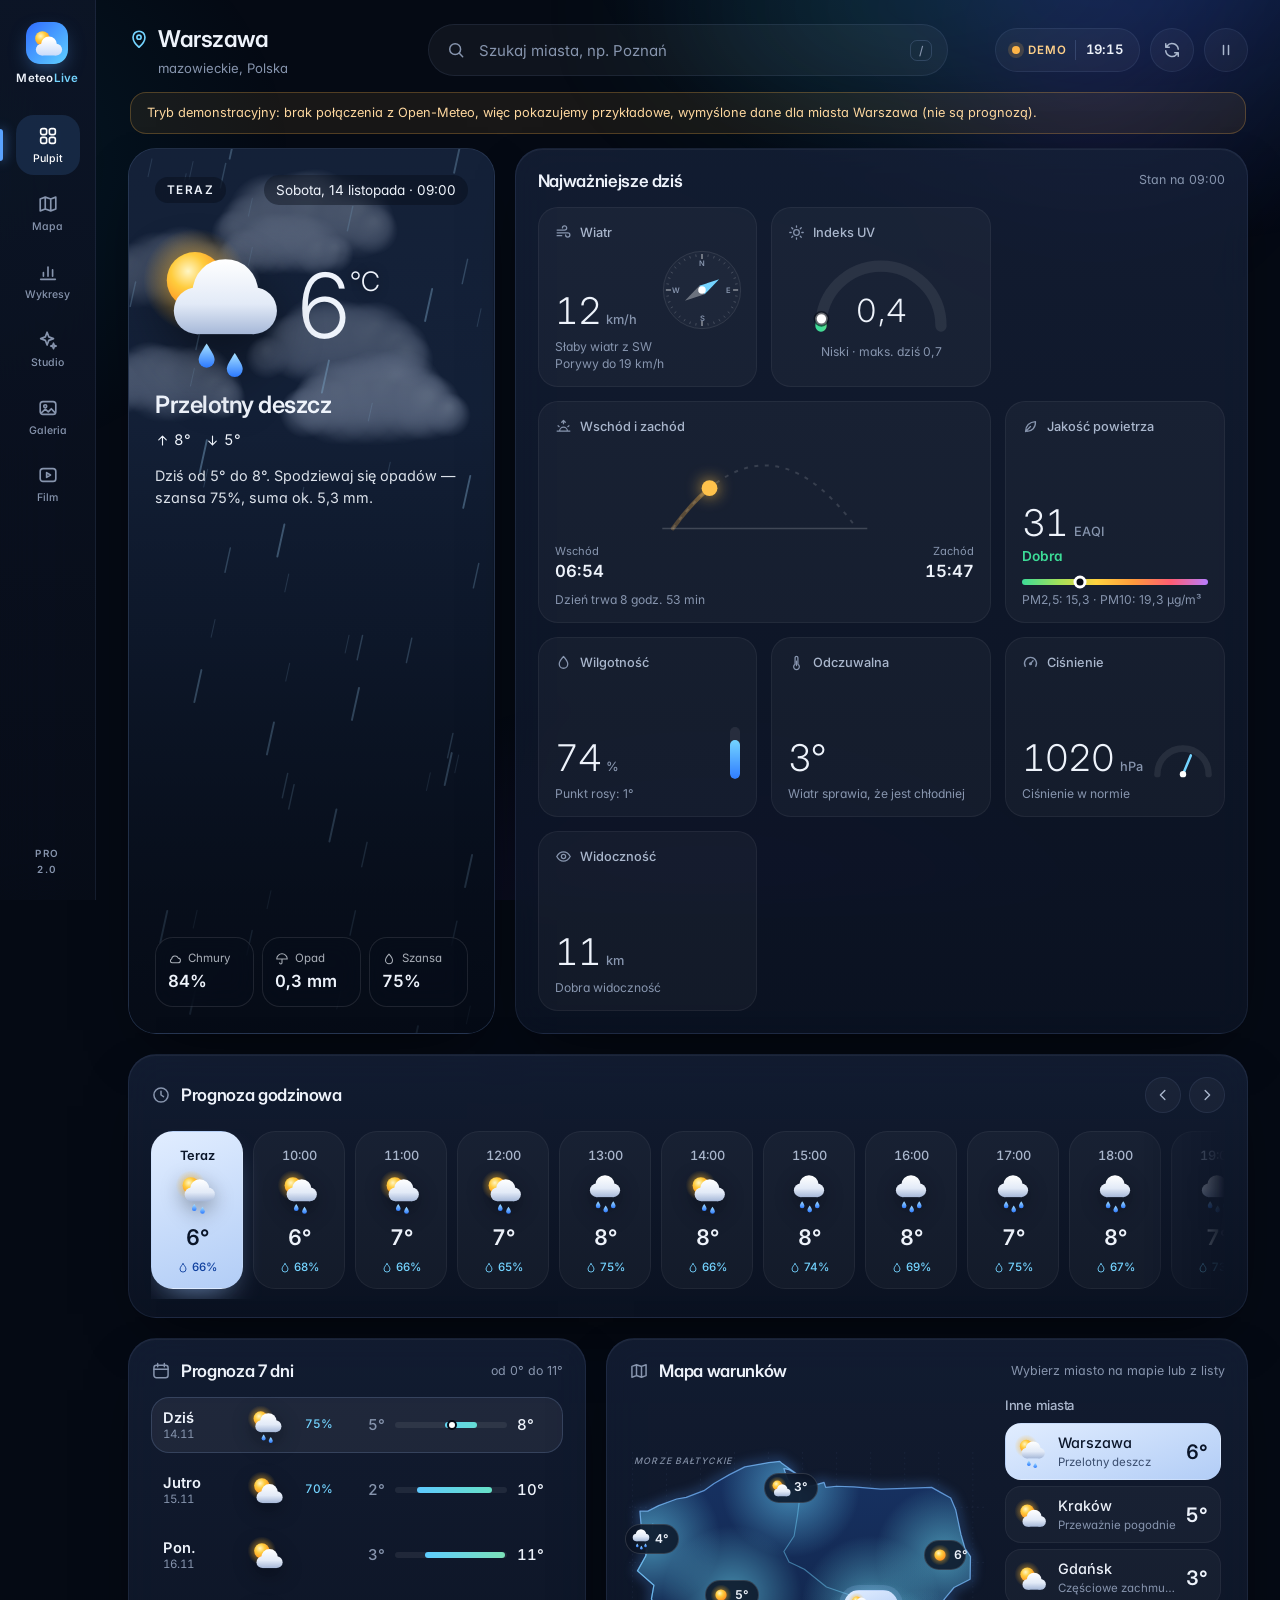
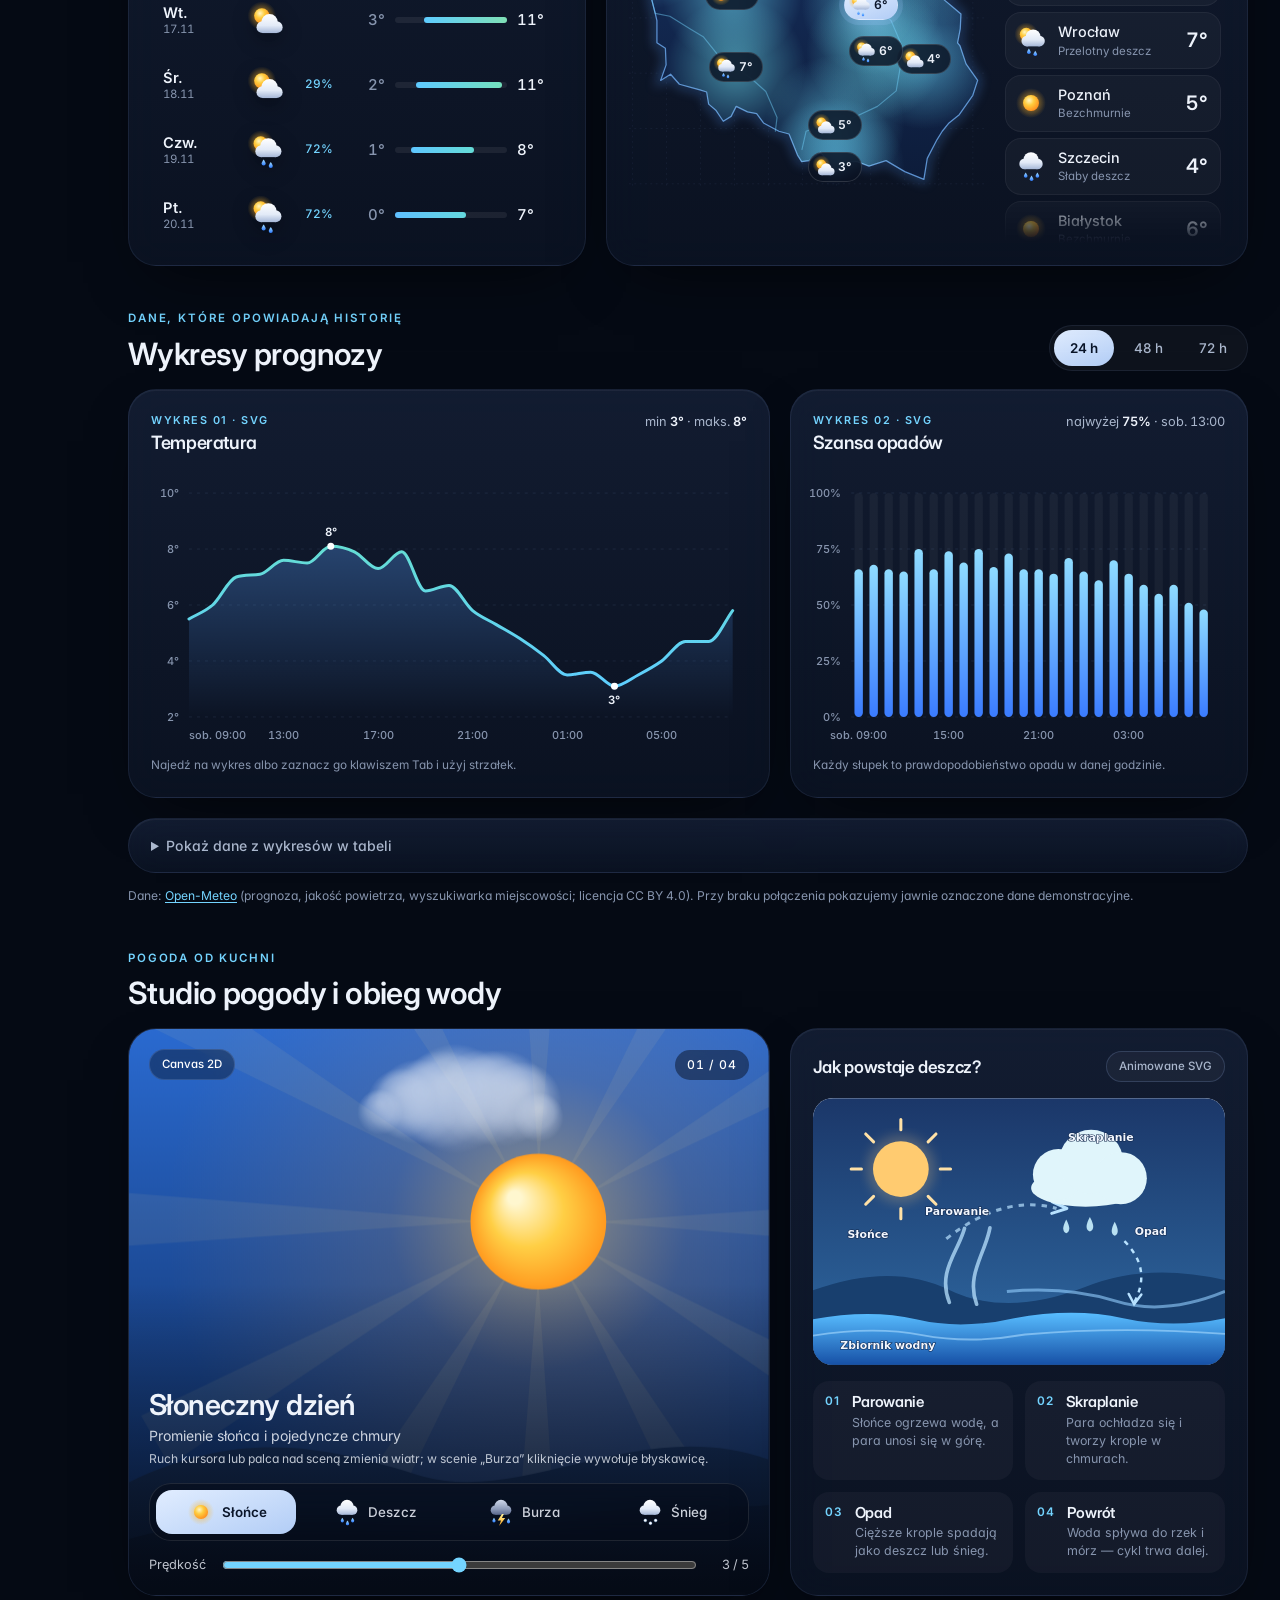
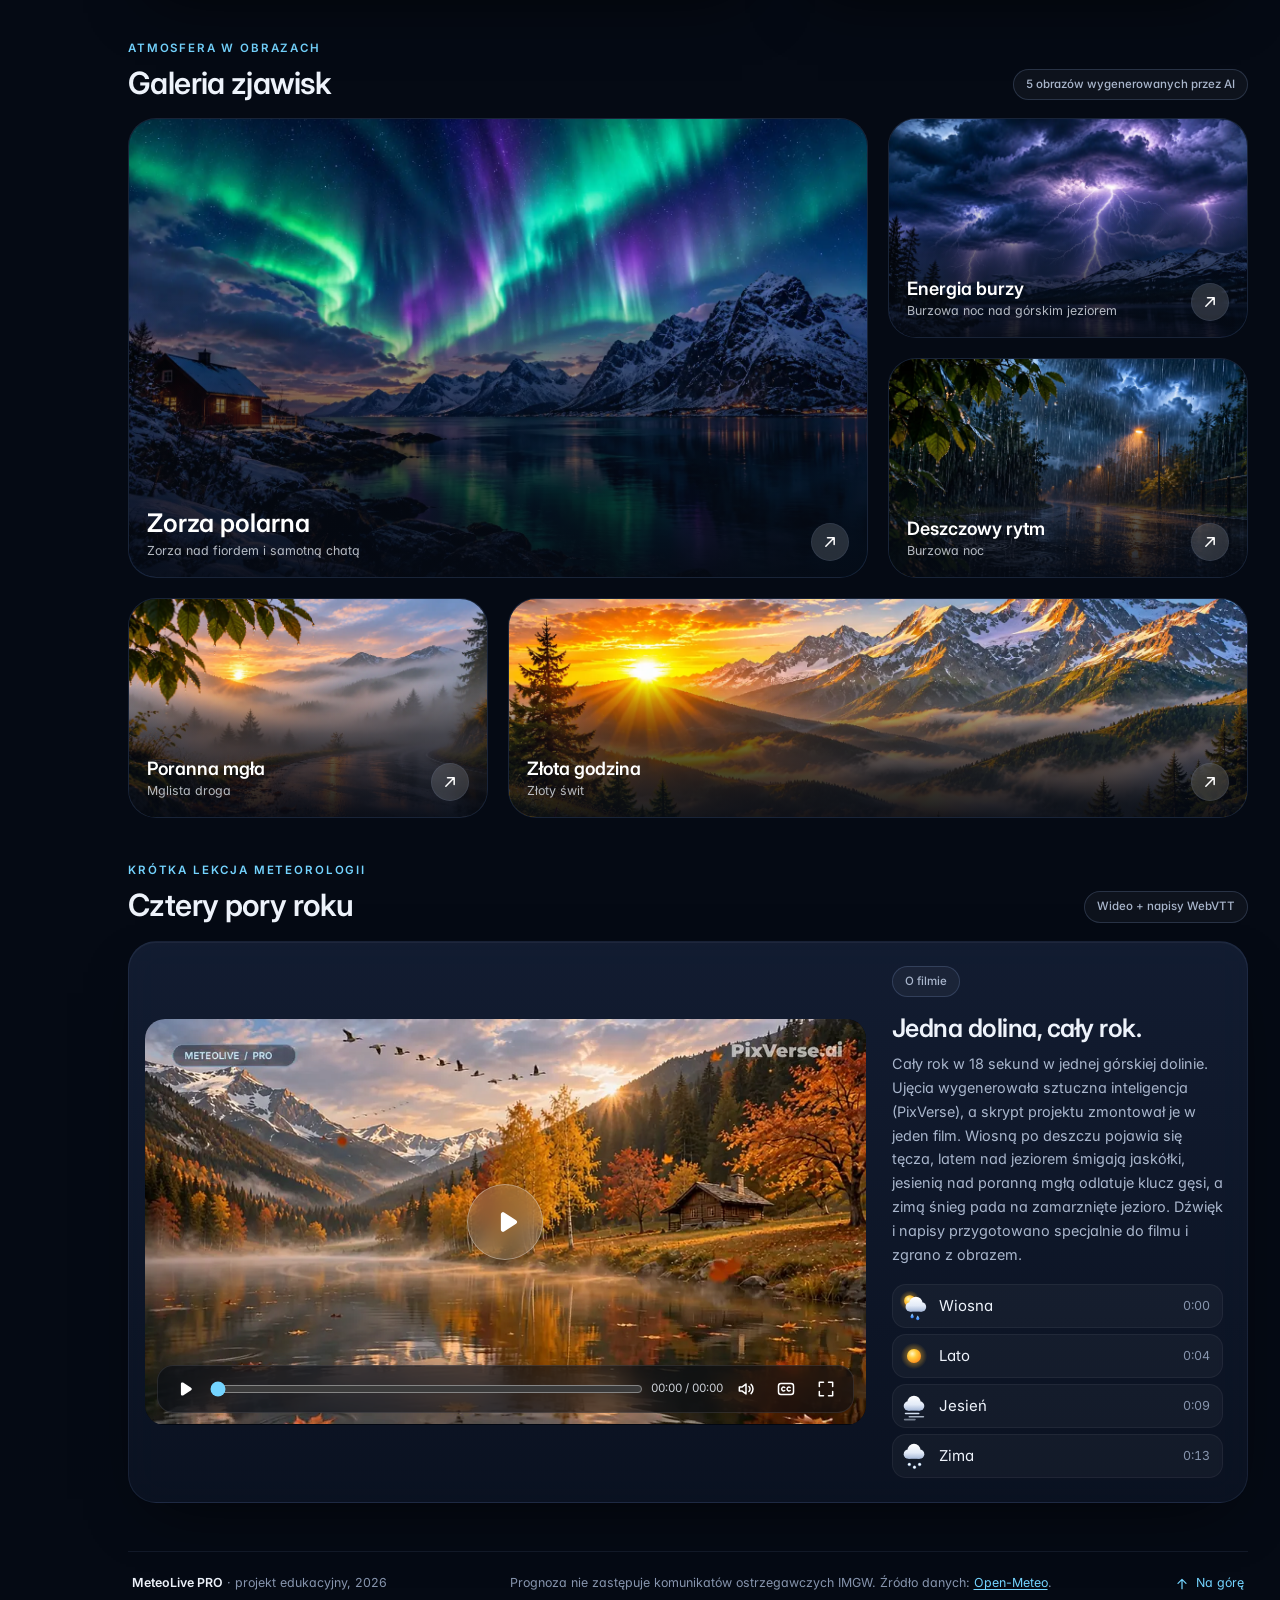
<file: index.html>
<!doctype html>
<html lang="pl">
<head>
  <meta charset="utf-8">
  <meta name="viewport" content="width=device-width, initial-scale=1, viewport-fit=cover">
  <meta name="theme-color" content="#050a14">
  <meta name="color-scheme" content="dark">
  <meta name="description" content="MeteoLive PRO — interaktywny pulpit pogodowy: aktualne warunki, prognoza godzinowa i 7-dniowa, wykresy SVG, mapa Polski, animacje Canvas, galeria i film.">
  <title>MeteoLive PRO — pulpit pogodowy</title>
  <link rel="icon" href="svg/favicon.svg" type="image/svg+xml">
  <link rel="preload" href="fonts/inter-400.woff" as="font" type="font/woff" crossorigin>
  <link rel="preload" href="fonts/inter-display-300.woff" as="font" type="font/woff" crossorigin>
  <link rel="stylesheet" href="css/style.css">
  <link rel="stylesheet" href="css/animacje.css">
  <script type="module" src="js/main.js"></script>
</head>
<body>
  <a class="skip-link" href="#main">Przejdź do treści</a>
  <div class="aurora" aria-hidden="true"><span></span><span></span><span></span></div>

  <svg class="sprite" xmlns="http://www.w3.org/2000/svg" aria-hidden="true" focusable="false">
    <defs>
      <radialGradient id="gSun" cx=".38" cy=".34" r=".72"><stop offset="0" stop-color="#fff6c4"/><stop offset=".42" stop-color="#ffcc3d"/><stop offset="1" stop-color="#ff8a1c"/></radialGradient>
      <radialGradient id="gSunGlow"><stop offset=".35" stop-color="#ffb627" stop-opacity=".5"/><stop offset="1" stop-color="#ffb627" stop-opacity="0"/></radialGradient>
      <radialGradient id="gMoonGlow"><stop offset=".3" stop-color="#b9b4ff" stop-opacity=".42"/><stop offset="1" stop-color="#b9b4ff" stop-opacity="0"/></radialGradient>
      <linearGradient id="gMoon" x1="0" y1="0" x2="1" y2="1"><stop offset="0" stop-color="#fbfaff"/><stop offset="1" stop-color="#a39cff"/></linearGradient>
      <linearGradient id="gCloud" x1="0" y1="14" x2="0" y2="46" gradientUnits="userSpaceOnUse"><stop offset="0" stop-color="#ffffff"/><stop offset=".6" stop-color="#e2eaf7"/><stop offset="1" stop-color="#a6b8d8"/></linearGradient>
      <linearGradient id="gCloudDark" x1="0" y1="14" x2="0" y2="46" gradientUnits="userSpaceOnUse"><stop offset="0" stop-color="#cfd8ea"/><stop offset=".6" stop-color="#8f9dbb"/><stop offset="1" stop-color="#58668a"/></linearGradient>
      <linearGradient id="gDrop" x1="0" y1="-5" x2="0" y2="5" gradientUnits="userSpaceOnUse"><stop offset="0" stop-color="#a8e2ff"/><stop offset="1" stop-color="#2f7cff"/></linearGradient>
      <linearGradient id="gBolt" x1="0" y1="0" x2="0" y2="1"><stop offset="0" stop-color="#fff59d"/><stop offset="1" stop-color="#ffa41b"/></linearGradient>
      <mask id="mMoon"><rect width="64" height="64" fill="#fff"/><circle cx="40" cy="22" r="13" fill="#000"/></mask>
      <g id="sCloud"><circle cx="22" cy="36" r="10"/><circle cx="34" cy="28" r="14"/><circle cx="46" cy="36" r="10"/><rect x="22" y="34" width="24" height="12"/></g>
      <path id="sDrop" d="M0-5C-2.2-1.6-3.4.4-3.4 1.9a3.4 3.4 0 0 0 6.8 0C3.4.4 2.2-1.6 0-5Z"/>
    </defs>

    <symbol id="wi-sun" viewBox="0 0 64 64"><circle class="a-glow" cx="32" cy="32" r="28" fill="url(#gSunGlow)"/><circle class="a-sun" cx="32" cy="32" r="15" fill="url(#gSun)"/></symbol>
    <symbol id="wi-moon" viewBox="0 0 64 64"><circle cx="31" cy="32" r="27" fill="url(#gMoonGlow)"/><circle cx="31" cy="32" r="16" fill="url(#gMoon)" mask="url(#mMoon)"/><path class="a-twinkle" d="M49 39l1 2.4 2.4 1-2.4 1-1 2.4-1-2.4-2.4-1 2.4-1z" fill="#fff"/><circle class="a-twinkle d2" cx="46" cy="13" r="1.4" fill="#fff"/></symbol>
    <symbol id="wi-sun-cloud" viewBox="0 0 64 64"><g transform="translate(-7 -7)"><circle class="a-glow" cx="32" cy="32" r="24" fill="url(#gSunGlow)"/><circle class="a-sun" cx="32" cy="32" r="13" fill="url(#gSun)"/></g><g class="a-cloud"><use href="#sCloud" fill="url(#gCloud)" transform="translate(4 8)"/></g></symbol>
    <symbol id="wi-moon-cloud" viewBox="0 0 64 64"><g transform="translate(-4 -6) scale(.85)"><circle cx="31" cy="32" r="24" fill="url(#gMoonGlow)"/><circle cx="31" cy="32" r="16" fill="url(#gMoon)" mask="url(#mMoon)"/></g><g class="a-cloud"><use href="#sCloud" fill="url(#gCloud)" transform="translate(4 8)"/></g></symbol>
    <symbol id="wi-cloud" viewBox="0 0 64 64"><use href="#sCloud" fill="url(#gCloudDark)" transform="translate(22 4) scale(.6)" opacity=".9"/><g class="a-cloud"><use href="#sCloud" fill="url(#gCloud)" transform="translate(-3 4)"/></g></symbol>
    <symbol id="wi-fog" viewBox="0 0 64 64"><use href="#sCloud" fill="url(#gCloud)" transform="translate(-2 -4)"/><g class="a-fog" stroke="#d6e2f3" stroke-width="3.4" stroke-linecap="round"><path d="M14 48h28"/><path d="M22 55h30" opacity=".75"/><path d="M12 61h22" opacity=".5"/></g></symbol>
    <symbol id="wi-drizzle" viewBox="0 0 64 64"><g class="a-cloud"><use href="#sCloud" fill="url(#gCloud)" transform="translate(-2 -6)"/></g><g fill="url(#gDrop)"><g class="a-drop"><use href="#sDrop" transform="translate(23 50) scale(.72)"/></g><g class="a-drop d2"><use href="#sDrop" transform="translate(33 55) scale(.72)"/></g><g class="a-drop d3"><use href="#sDrop" transform="translate(43 50) scale(.72)"/></g></g></symbol>
    <symbol id="wi-rain" viewBox="0 0 64 64"><g class="a-cloud"><use href="#sCloud" fill="url(#gCloud)" transform="translate(-2 -8)"/></g><g fill="url(#gDrop)"><g class="a-drop"><use href="#sDrop" transform="translate(22 49)"/></g><g class="a-drop d2"><use href="#sDrop" transform="translate(33 55)"/></g><g class="a-drop d3"><use href="#sDrop" transform="translate(44 49)"/></g></g></symbol>
    <symbol id="wi-sun-rain" viewBox="0 0 64 64"><g transform="translate(-9 -11)"><circle class="a-glow" cx="32" cy="32" r="22" fill="url(#gSunGlow)"/><circle class="a-sun" cx="32" cy="32" r="12" fill="url(#gSun)"/></g><g class="a-cloud"><use href="#sCloud" fill="url(#gCloud)" transform="translate(2 -2)"/></g><g fill="url(#gDrop)"><g class="a-drop"><use href="#sDrop" transform="translate(28 53)"/></g><g class="a-drop d2"><use href="#sDrop" transform="translate(40 57)"/></g></g></symbol>
    <symbol id="wi-storm" viewBox="0 0 64 64"><g class="a-cloud"><use href="#sCloud" fill="url(#gCloudDark)" transform="translate(-2 -8)"/></g><path class="a-bolt" d="M34 36 25 50h7l-4 12 13-17h-7l4-9Z" fill="url(#gBolt)"/><g fill="url(#gDrop)"><g class="a-drop d2"><use href="#sDrop" transform="translate(17 49)"/></g><g class="a-drop"><use href="#sDrop" transform="translate(48 51)"/></g></g></symbol>
    <symbol id="wi-snow" viewBox="0 0 64 64"><g class="a-cloud"><use href="#sCloud" fill="url(#gCloud)" transform="translate(-2 -8)"/></g><g fill="#fff" stroke="#9cc8ff" stroke-width=".8"><circle class="a-flake" cx="22" cy="50" r="3"/><circle class="a-flake d2" cx="33" cy="56" r="3"/><circle class="a-flake d3" cx="44" cy="50" r="3"/></g></symbol>

    <symbol id="i-grid" viewBox="0 0 24 24"><rect x="4" y="4" width="6.5" height="6.5" rx="2"/><rect x="13.5" y="4" width="6.5" height="6.5" rx="2"/><rect x="4" y="13.5" width="6.5" height="6.5" rx="2"/><rect x="13.5" y="13.5" width="6.5" height="6.5" rx="2"/></symbol>
    <symbol id="i-chart" viewBox="0 0 24 24"><path d="M4 20h16M7 16.5v-4M12 16.5v-10M17 16.5v-7"/></symbol>
    <symbol id="i-map" viewBox="0 0 24 24"><path d="M9 4.5 3.5 6.5v13L9 17.5l6 2 5.5-2v-13L15 6.5l-6-2ZM9 4.5v13M15 6.5v13"/></symbol>
    <symbol id="i-studio" viewBox="0 0 24 24"><path d="m11 3.5 1.9 5.1L18 10.5l-5.1 1.9L11 17.5l-1.9-5.1L4 10.5l5.1-1.9L11 3.5ZM18 15.5l.8 2.2 2.2.8-2.2.8-.8 2.2-.8-2.2-2.2-.8 2.2-.8.8-2.2Z"/></symbol>
    <symbol id="i-image" viewBox="0 0 24 24"><rect x="3.5" y="5" width="17" height="14" rx="3"/><circle cx="9" cy="10" r="1.6"/><path d="m4.5 17.5 4.6-4.3 3.2 3 3.3-3.4 4 4.2"/></symbol>
    <symbol id="i-film" viewBox="0 0 24 24"><rect x="3.5" y="5" width="17" height="14" rx="3"/><path d="m10.5 9.4 4.2 2.6-4.2 2.6V9.4Z"/></symbol>
    <symbol id="i-search" viewBox="0 0 24 24"><circle cx="11" cy="11" r="6.5"/><path d="m16 16 4 4"/></symbol>
    <symbol id="i-pin" viewBox="0 0 24 24"><path d="M12 21s-6.5-5.6-6.5-11a6.5 6.5 0 0 1 13 0c0 5.4-6.5 11-6.5 11Z"/><circle cx="12" cy="10" r="2.3"/></symbol>
    <symbol id="i-refresh" viewBox="0 0 24 24"><path d="M19.5 11A7.6 7.6 0 0 0 6 7.2L4.5 8.7M4.5 4.5v4.2h4.2M4.5 13A7.6 7.6 0 0 0 18 16.8l1.5-1.5M19.5 19.5v-4.2h-4.2"/></symbol>
    <symbol id="i-pause" viewBox="0 0 24 24"><path d="M9 6.5v11M15 6.5v11"/></symbol>
    <symbol id="i-play" viewBox="0 0 24 24"><path d="M8 5.8v12.4a.8.8 0 0 0 1.2.7l9.6-6.2a.8.8 0 0 0 0-1.4L9.2 5.1a.8.8 0 0 0-1.2.7Z" fill="currentColor"/></symbol>
    <symbol id="i-wind" viewBox="0 0 24 24"><path d="M3 8.5h10.5a3 3 0 1 0-3-3M3 12.5h15a3 3 0 1 1-3 3M3 16.5h6.5"/></symbol>
    <symbol id="i-drop" viewBox="0 0 24 24"><path d="M12 3.5s6 6.4 6 10.6a6 6 0 0 1-12 0c0-4.2 6-10.6 6-10.6Z"/></symbol>
    <symbol id="i-eye" viewBox="0 0 24 24"><path d="M2.5 12S6 5.5 12 5.5 21.5 12 21.5 12 18 18.5 12 18.5 2.5 12 2.5 12Z"/><circle cx="12" cy="12" r="3"/></symbol>
    <symbol id="i-gauge" viewBox="0 0 24 24"><path d="M4.6 17.5a8.5 8.5 0 1 1 14.8 0"/><path d="m12 13.5 3.6-4"/><circle cx="12" cy="13.8" r="1.3"/></symbol>
    <symbol id="i-thermo" viewBox="0 0 24 24"><path d="M10 14.5V5.2a2 2 0 0 1 4 0v9.3a4 4 0 1 1-4 0Z"/><path d="M12 10v6.5"/></symbol>
    <symbol id="i-sunrise" viewBox="0 0 24 24"><path d="M3 18.5h18M6.5 18.5a5.5 5.5 0 0 1 11 0M12 3.5v4.5M9.5 6 12 3.5 14.5 6M4.3 11l1.6 1.2M19.7 11l-1.6 1.2"/></symbol>
    <symbol id="i-leaf" viewBox="0 0 24 24"><path d="M5 19c0-8 5.5-13.5 14-14 .5 8.5-5 14-12 14M5 19l7-7"/></symbol>
    <symbol id="i-sun" viewBox="0 0 24 24"><circle cx="12" cy="12" r="4"/><path d="M12 2.5v2M12 19.5v2M2.5 12h2M19.5 12h2M5.3 5.3l1.4 1.4M17.3 17.3l1.4 1.4M5.3 18.7l1.4-1.4M17.3 6.7l1.4-1.4"/></symbol>
    <symbol id="i-clock" viewBox="0 0 24 24"><circle cx="12" cy="12" r="8.5"/><path d="M12 7.5V12l3 2"/></symbol>
    <symbol id="i-calendar" viewBox="0 0 24 24"><rect x="3.5" y="5" width="17" height="15" rx="3"/><path d="M3.5 10h17M8 3v4M16 3v4"/></symbol>
    <symbol id="i-umbrella" viewBox="0 0 24 24"><path d="M3 12a9 9 0 0 1 18 0H3ZM12 12v6.5a2 2 0 0 1-4 0M12 3v-.5"/></symbol>
    <symbol id="i-cloud" viewBox="0 0 24 24"><path d="M7 18.5h10a4 4 0 0 0 .6-8 6 6 0 0 0-11.4 1.5A3.4 3.4 0 0 0 7 18.5Z"/></symbol>
    <symbol id="i-volume" viewBox="0 0 24 24"><path d="M4 9.5h3.5L12 6v12l-4.5-3.5H4v-5ZM15.5 9a4 4 0 0 1 0 6M18 6.5a7.5 7.5 0 0 1 0 11"/></symbol>
    <symbol id="i-mute" viewBox="0 0 24 24"><path d="M4 9.5h3.5L12 6v12l-4.5-3.5H4v-5ZM16 9.5l5 5M21 9.5l-5 5"/></symbol>
    <symbol id="i-cc" viewBox="0 0 24 24"><rect x="3" y="5.5" width="18" height="13" rx="3"/><path d="M10.5 10.2a2.3 2.3 0 1 0 0 3.6M17 10.2a2.3 2.3 0 1 0 0 3.6"/></symbol>
    <symbol id="i-expand" viewBox="0 0 24 24"><path d="M4 9V4h5M20 9V4h-5M4 15v5h5M20 15v5h-5"/></symbol>
    <symbol id="i-left" viewBox="0 0 24 24"><path d="m14.5 6-6 6 6 6"/></symbol>
    <symbol id="i-right" viewBox="0 0 24 24"><path d="m9.5 6 6 6-6 6"/></symbol>
    <symbol id="i-close" viewBox="0 0 24 24"><path d="M6 6l12 12M18 6 6 18"/></symbol>
    <symbol id="i-arrow" viewBox="0 0 24 24"><path d="M7 17 17 7M9 7h8v8"/></symbol>
    <symbol id="i-up" viewBox="0 0 24 24"><path d="M12 19V5M6 11l6-6 6 6"/></symbol>
    <symbol id="i-down" viewBox="0 0 24 24"><path d="M12 5v14M6 13l6 6 6-6"/></symbol>
  </svg>

  <div class="app">
    <aside class="sidebar">
      <a href="#pulpit" class="logo" aria-label="MeteoLive PRO — na początek strony">
        <img src="svg/favicon.svg" width="42" height="42" alt="">
        <span class="logo-text">Meteo<b>Live</b></span>
      </a>
      <nav class="side-nav" aria-label="Sekcje strony">
        <a class="side-link" href="#pulpit"><svg class="i" aria-hidden="true"><use href="#i-grid"/></svg><span>Pulpit</span></a>
        <a class="side-link" href="#mapa"><svg class="i" aria-hidden="true"><use href="#i-map"/></svg><span>Mapa</span></a>
        <a class="side-link" href="#wykresy"><svg class="i" aria-hidden="true"><use href="#i-chart"/></svg><span>Wykresy</span></a>
        <a class="side-link" href="#studio"><svg class="i" aria-hidden="true"><use href="#i-studio"/></svg><span>Studio</span></a>
        <a class="side-link" href="#galeria"><svg class="i" aria-hidden="true"><use href="#i-image"/></svg><span>Galeria</span></a>
        <a class="side-link" href="#film"><svg class="i" aria-hidden="true"><use href="#i-film"/></svg><span>Film</span></a>
      </nav>
      <p class="side-version">PRO<br>2.0</p>
    </aside>

    <div class="content">
      <header class="topbar">
        <div class="place">
          <h1 class="visually-hidden">MeteoLive PRO — interaktywny pulpit pogodowy</h1>
          <p class="place-name"><svg class="i" aria-hidden="true"><use href="#i-pin"/></svg><span id="placeName">Warszawa</span></p>
          <p class="place-meta" id="placeMeta">mazowieckie, Polska</p>
        </div>

        <div class="search" id="search">
          <svg class="i search-icon" aria-hidden="true"><use href="#i-search"/></svg>
          <label for="searchInput" class="visually-hidden">Szukaj miejscowości</label>
          <input id="searchInput" type="text" role="combobox" aria-autocomplete="list" aria-expanded="false" aria-controls="searchList" autocomplete="off" spellcheck="false" enterkeyhint="search" placeholder="Szukaj miasta, np. Poznań">
          <kbd aria-hidden="true">/</kbd>
          <ul id="searchList" class="search-list" role="listbox" aria-label="Wyniki wyszukiwania" hidden></ul>
        </div>

        <div class="top-actions">
          <p class="live-pill" id="livePill" data-source="loading" title="Źródło danych">
            <span class="live-dot" aria-hidden="true"></span><span id="liveLabel">ŁADOWANIE</span><time id="localClock">--:--</time>
          </p>
          <button class="icon-btn" id="refreshButton" type="button" aria-label="Odśwież dane pogodowe" title="Odśwież dane"><svg class="i" aria-hidden="true"><use href="#i-refresh"/></svg></button>
          <button class="icon-btn" id="motionToggle" type="button" aria-pressed="false" aria-label="Wstrzymaj animacje" title="Wstrzymaj animacje"><svg class="i" aria-hidden="true"><use id="motionIcon" href="#i-pause"/></svg></button>
        </div>
      </header>

      <p class="data-status" id="dataStatus" role="status" aria-live="polite">Trwa ładowanie danych pogodowych…</p>

      <main id="main" tabindex="-1">
        <section id="pulpit" class="section" aria-labelledby="pulpitTitle">
          <h2 id="pulpitTitle" class="visually-hidden">Pulpit pogodowy</h2>

          <div class="row row-now">
            <article class="card now-card" aria-labelledby="nowLabel" aria-busy="true" style="--i:0">
              <canvas id="ambientCanvas" class="now-canvas" aria-hidden="true"></canvas>
              <div class="now-inner">
                <div class="now-head">
                  <h3 id="nowLabel" class="now-label">Teraz</h3>
                  <p class="now-date" id="nowDate">—</p>
                </div>
                <div class="now-main">
                  <div class="now-icon" id="nowIcon"></div>
                  <p class="now-temp"><span id="nowTemp">—</span><span class="unit">°C</span></p>
                </div>
                <p class="now-desc" id="nowDesc">Wczytywanie…</p>
                <p class="now-range" id="nowRange"></p>
                <p class="now-summary" id="nowSummary"></p>
                <ul class="now-chips" id="nowChips"></ul>
              </div>
            </article>

            <section class="card highlights" aria-labelledby="hlTitle" style="--i:1">
              <div class="card-head">
                <h3 id="hlTitle">Najważniejsze dziś</h3>
                <span class="card-hint" id="hlHint">Warunki w tej chwili</span>
              </div>
              <div class="hl-grid">
                <article class="tile tile-wind">
                  <h4 class="tile-label"><svg class="i" aria-hidden="true"><use href="#i-wind"/></svg>Wiatr</h4>
                  <div class="wind-body">
                    <p class="tile-value"><span id="windValue">—</span><small>km/h</small></p>
                    <svg class="compass" viewBox="0 0 100 100" aria-hidden="true">
                      <circle cx="50" cy="50" r="46" class="compass-ring"/>
                      <g id="compassTicks" class="compass-ticks"></g>
                      <text x="50" y="21">N</text><text x="81" y="54">E</text><text x="50" y="87">S</text><text x="19" y="54">W</text>
                      <g id="compassNeedle" class="compass-needle"><path d="M50 26 56 50H44Z" class="needle-head"/><path d="M50 74 44 50h12Z" class="needle-tail"/></g>
                      <circle cx="50" cy="50" r="4.5" class="compass-hub"/>
                    </svg>
                  </div>
                  <p class="tile-foot" id="windFoot">—</p>
                </article>

                <article class="tile tile-uv">
                  <h4 class="tile-label"><svg class="i" aria-hidden="true"><use href="#i-sun"/></svg>Indeks UV</h4>
                  <div class="gauge-box">
                    <svg class="gauge" viewBox="0 0 120 66" aria-hidden="true">
                      <defs><linearGradient id="gUv" x1="12" x2="108" y1="0" y2="0" gradientUnits="userSpaceOnUse"><stop offset="0" stop-color="#3ddc97"/><stop offset=".3" stop-color="#ffd23f"/><stop offset=".55" stop-color="#ff9a3c"/><stop offset=".8" stop-color="#ff5d73"/><stop offset="1" stop-color="#b77dff"/></linearGradient></defs>
                      <path d="M12 60a48 48 0 0 1 96 0" class="gauge-track"/>
                      <path d="M12 60a48 48 0 0 1 96 0" class="gauge-value" id="uvArc" pathLength="100" stroke="url(#gUv)"/>
                      <circle id="uvDot" class="gauge-dot" cx="12" cy="60" r="5"/>
                    </svg>
                    <p class="gauge-number" id="uvValue">—</p>
                  </div>
                  <p class="tile-foot" id="uvFoot">—</p>
                </article>

                <article class="tile tile-sun">
                  <h4 class="tile-label"><svg class="i" aria-hidden="true"><use href="#i-sunrise"/></svg>Wschód i zachód</h4>
                  <svg class="sun-arc" viewBox="0 0 160 70" aria-hidden="true">
                    <defs><linearGradient id="gSunArc" x1="0" x2="1" y1="0" y2="0"><stop offset="0" stop-color="#ffb547" stop-opacity=".25"/><stop offset="1" stop-color="#ffd166"/></linearGradient></defs>
                    <path d="M10 62Q80-34 150 62" class="arc-track"/>
                    <path d="M10 62Q80-34 150 62" class="arc-progress" id="sunArc" pathLength="100"/>
                    <line x1="2" y1="62" x2="158" y2="62" class="arc-horizon"/>
                    <circle id="sunDot" class="sun-dot" cx="10" cy="62" r="6"/>
                  </svg>
                  <div class="sun-times">
                    <p><small>Wschód</small><strong id="sunrise">—</strong></p>
                    <p><small>Zachód</small><strong id="sunset">—</strong></p>
                  </div>
                  <p class="tile-foot" id="dayLength">—</p>
                </article>

                <article class="tile tile-aqi">
                  <h4 class="tile-label"><svg class="i" aria-hidden="true"><use href="#i-leaf"/></svg>Jakość powietrza</h4>
                  <p class="tile-value"><span id="aqiValue">—</span><small>EAQI</small></p>
                  <p class="aqi-label" id="aqiLabel" data-tone="none">—</p>
                  <div class="scale" aria-hidden="true"><span class="scale-marker" id="aqiMarker"></span></div>
                  <p class="tile-foot" id="aqiFoot">—</p>
                </article>

                <article class="tile">
                  <h4 class="tile-label"><svg class="i" aria-hidden="true"><use href="#i-drop"/></svg>Wilgotność</h4>
                  <div class="value-row">
                    <p class="tile-value"><span id="humValue">—</span><small>%</small></p>
                    <div class="meter" aria-hidden="true"><span id="humBar"></span></div>
                  </div>
                  <p class="tile-foot" id="humFoot">—</p>
                </article>

                <article class="tile">
                  <h4 class="tile-label"><svg class="i" aria-hidden="true"><use href="#i-thermo"/></svg>Odczuwalna</h4>
                  <p class="tile-value"><span id="feelsValue">—</span></p>
                  <p class="tile-foot" id="feelsFoot">—</p>
                </article>

                <article class="tile">
                  <h4 class="tile-label"><svg class="i" aria-hidden="true"><use href="#i-gauge"/></svg>Ciśnienie</h4>
                  <div class="value-row">
                    <p class="tile-value"><span id="pressValue">—</span><small>hPa</small></p>
                    <svg class="mini-gauge" viewBox="0 0 60 36" aria-hidden="true">
                      <path d="M6 32a24 24 0 0 1 48 0" class="gauge-track"/>
                      <line id="pressNeedle" class="mini-needle" x1="30" y1="32" x2="30" y2="13"/>
                      <circle cx="30" cy="32" r="3" class="compass-hub"/>
                    </svg>
                  </div>
                  <p class="tile-foot" id="pressFoot">—</p>
                </article>

                <article class="tile">
                  <h4 class="tile-label"><svg class="i" aria-hidden="true"><use href="#i-eye"/></svg>Widoczność</h4>
                  <p class="tile-value"><span id="visValue">—</span><small>km</small></p>
                  <p class="tile-foot" id="visFoot">—</p>
                </article>
              </div>
            </section>
          </div>

          <section class="card hourly" aria-labelledby="hourlyTitle" style="--i:2">
            <div class="card-head">
              <h3 id="hourlyTitle"><svg class="i" aria-hidden="true"><use href="#i-clock"/></svg>Prognoza godzinowa</h3>
              <div class="scroll-btns">
                <button type="button" class="icon-btn small" data-scroll="-1" aria-label="Wcześniejsze godziny"><svg class="i" aria-hidden="true"><use href="#i-left"/></svg></button>
                <button type="button" class="icon-btn small" data-scroll="1" aria-label="Późniejsze godziny"><svg class="i" aria-hidden="true"><use href="#i-right"/></svg></button>
              </div>
            </div>
            <ol class="hourly-list" id="hourlyList" tabindex="0" aria-label="Najbliższe 24 godziny"></ol>
          </section>

          <div class="row row-week">
            <section class="card week" aria-labelledby="weekTitle" style="--i:3">
              <div class="card-head">
                <h3 id="weekTitle"><svg class="i" aria-hidden="true"><use href="#i-calendar"/></svg>Prognoza 7 dni</h3>
                <span class="card-hint" id="weekHint"></span>
              </div>
              <ol class="week-list" id="weekList"></ol>
            </section>

            <section class="card map-card" id="mapa" aria-labelledby="mapTitle" style="--i:4">
              <div class="card-head">
                <h3 id="mapTitle"><svg class="i" aria-hidden="true"><use href="#i-map"/></svg>Mapa warunków</h3>
                <span class="card-hint" id="mapHint">Wybierz miasto na mapie lub z listy</span>
              </div>
              <div class="map-layout">
                <div class="map-wrap" id="mapWrap"></div>
                <div class="cities">
                  <h4 class="cities-title">Inne miasta</h4>
                  <ul class="city-list" id="cityList"></ul>
                </div>
              </div>
            </section>
          </div>
        </section>

        <section id="wykresy" class="section" aria-labelledby="chartsTitle">
          <div class="section-head">
            <div>
              <p class="eyebrow">Dane, które opowiadają historię</p>
              <h2 id="chartsTitle">Wykresy prognozy</h2>
            </div>
            <div class="segmented" role="group" aria-label="Zakres danych na wykresach">
              <button class="seg-btn is-active" type="button" data-hours="24" aria-pressed="true">24 h</button>
              <button class="seg-btn" type="button" data-hours="48" aria-pressed="false">48 h</button>
              <button class="seg-btn" type="button" data-hours="72" aria-pressed="false">72 h</button>
            </div>
          </div>
          <div class="row row-charts">
            <article class="card chart-card" aria-labelledby="tempChartTitle">
              <div class="chart-head">
                <div><p class="kicker">Wykres 01 · SVG</p><h3 id="tempChartTitle">Temperatura</h3></div>
                <p class="chart-stat" id="tempStat">—</p>
              </div>
              <div class="chart-wrap" id="temperatureChart"></div>
              <p class="chart-note">Najedź na wykres albo zaznacz go klawiszem Tab i użyj strzałek.</p>
            </article>
            <article class="card chart-card" aria-labelledby="rainChartTitle">
              <div class="chart-head">
                <div><p class="kicker">Wykres 02 · SVG</p><h3 id="rainChartTitle">Szansa opadów</h3></div>
                <p class="chart-stat" id="rainStat">—</p>
              </div>
              <div class="chart-wrap" id="precipitationChart"></div>
              <p class="chart-note">Każdy słupek to prawdopodobieństwo opadu w danej godzinie.</p>
            </article>
          </div>
          <details class="card table-card">
            <summary>Pokaż dane z wykresów w tabeli</summary>
            <div class="table-wrap">
              <table id="chartTable">
                <caption class="visually-hidden">Temperatura i szansa opadów dla wybranego zakresu</caption>
                <thead><tr><th scope="col">Czas</th><th scope="col">Temperatura</th><th scope="col">Szansa opadów</th></tr></thead>
                <tbody></tbody>
              </table>
            </div>
          </details>
          <p class="source-line">Dane: <a href="https://open-meteo.com/" target="_blank" rel="noopener noreferrer">Open-Meteo</a> (prognoza, jakość powietrza, wyszukiwarka miejscowości; licencja CC BY 4.0). Przy braku połączenia pokazujemy jawnie oznaczone dane demonstracyjne.</p>
        </section>

        <section id="studio" class="section" aria-labelledby="studioTitle">
          <div class="section-head">
            <div>
              <p class="eyebrow">Pogoda od kuchni</p>
              <h2 id="studioTitle">Studio pogody i obieg wody</h2>
            </div>
          </div>
          <div class="row row-studio">
            <article class="card studio-card" id="symulator" aria-labelledby="sceneTitle">
              <canvas id="weatherCanvas" role="img" aria-label="Animacja wybranego zjawiska atmosferycznego: słońce, deszcz, burza lub śnieg"></canvas>
              <div class="studio-top">
                <span class="tag">Canvas 2D</span>
                <span class="studio-count" id="sceneCount">01 / 04</span>
              </div>
              <div class="studio-bottom">
                <div class="studio-caption">
                  <h3 id="sceneTitle">Słoneczny dzień</h3>
                  <p id="sceneDetail">Promienie słońca i pojedyncze chmury</p>
                  <p class="studio-hint">Ruch kursora lub palca nad sceną zmienia wiatr; w scenie „Burza” kliknięcie wywołuje błyskawicę.</p>
                </div>
                <div class="scene-switch" role="group" aria-label="Wybierz zjawisko do animacji">
                  <button type="button" class="scene-btn is-active" data-scene="sun" aria-pressed="true"><svg class="wi" aria-hidden="true"><use href="#wi-sun"/></svg><span>Słońce</span></button>
                  <button type="button" class="scene-btn" data-scene="rain" aria-pressed="false"><svg class="wi" aria-hidden="true"><use href="#wi-rain"/></svg><span>Deszcz</span></button>
                  <button type="button" class="scene-btn" data-scene="storm" aria-pressed="false"><svg class="wi" aria-hidden="true"><use href="#wi-storm"/></svg><span>Burza</span></button>
                  <button type="button" class="scene-btn" data-scene="snow" aria-pressed="false"><svg class="wi" aria-hidden="true"><use href="#wi-snow"/></svg><span>Śnieg</span></button>
                </div>
                <div class="speed">
                  <label for="speedRange">Prędkość</label>
                  <input type="range" id="speedRange" min="1" max="5" value="3">
                  <output for="speedRange" id="speedValue">3 / 5</output>
                </div>
              </div>
            </article>

            <article class="card cycle-card" aria-labelledby="cycleTitle">
              <div class="card-head">
                <h3 id="cycleTitle">Jak powstaje deszcz?</h3>
                <span class="tag">Animowane SVG</span>
              </div>
              <div class="cycle-art">
                <object id="waterCycle" type="image/svg+xml" data="svg/cykl-wody.svg" role="img" aria-label="Animowany schemat obiegu wody w przyrodzie: parowanie, skraplanie, opad i powrót wody"><img src="svg/cykl-wody.svg" alt="Schemat obiegu wody w przyrodzie"></object>
              </div>
              <ol class="cycle-steps">
                <li><span>01</span><div><h4>Parowanie</h4><p>Słońce ogrzewa wodę, a para unosi się w górę.</p></div></li>
                <li><span>02</span><div><h4>Skraplanie</h4><p>Para ochładza się i tworzy krople w chmurach.</p></div></li>
                <li><span>03</span><div><h4>Opad</h4><p>Cięższe krople spadają jako deszcz lub śnieg.</p></div></li>
                <li><span>04</span><div><h4>Powrót</h4><p>Woda spływa do rzek i mórz — cykl trwa dalej.</p></div></li>
              </ol>
            </article>
          </div>
        </section>

        <section id="galeria" class="section" aria-labelledby="galleryTitle">
          <div class="section-head">
            <div>
              <p class="eyebrow">Atmosfera w obrazach</p>
              <h2 id="galleryTitle">Galeria zjawisk</h2>
            </div>
            <span class="tag">5 obrazów wygenerowanych przez AI</span>
          </div>
          <div id="galleryGrid" class="gallery-grid"></div>
        </section>

        <section id="film" class="section" aria-labelledby="filmTitle">
          <div class="section-head">
            <div>
              <p class="eyebrow">Krótka lekcja meteorologii</p>
              <h2 id="filmTitle">Cztery pory roku</h2>
            </div>
            <span class="tag">Wideo + napisy WebVTT</span>
          </div>
          <div class="card video-card">
            <div class="video-frame">
              <video id="weatherVideo" preload="metadata" playsinline poster="media/plakat-filmu.webp" aria-label="Film edukacyjny: wiosna, lato, jesień i zima w jednej dolinie">
                <source src="media/cztery-pory-roku.mp4" type="video/mp4">
                <track kind="captions" src="media/napisy-pl.vtt" srclang="pl" label="Polski" default>
                Twoja przeglądarka nie obsługuje wideo HTML5.
              </video>
              <p class="video-caption" id="videoCaption" hidden></p>
              <button class="video-big-play" id="bigPlay" type="button" aria-label="Odtwórz film"><svg class="i" aria-hidden="true"><use href="#i-play"/></svg></button>
              <div class="video-controls" role="group" aria-label="Sterowanie filmem">
                <button type="button" id="videoPlay" aria-label="Odtwórz"><svg class="i" aria-hidden="true"><use href="#i-play"/></svg></button>
                <input id="videoProgress" type="range" min="0" max="100" value="0" step="0.1" aria-label="Pozycja odtwarzania">
                <span id="videoTime" class="video-time">00:00 / 00:00</span>
                <button type="button" id="videoMute" aria-label="Wycisz"><svg class="i" aria-hidden="true"><use href="#i-volume"/></svg></button>
                <button type="button" id="captionsToggle" aria-pressed="true" aria-label="Napisy"><svg class="i" aria-hidden="true"><use href="#i-cc"/></svg></button>
                <button type="button" id="fullscreenButton" aria-label="Pełny ekran"><svg class="i" aria-hidden="true"><use href="#i-expand"/></svg></button>
              </div>
            </div>
            <aside class="video-aside" aria-labelledby="videoAsideTitle">
              <span class="tag">O filmie</span>
              <h3 id="videoAsideTitle">Jedna dolina, cały rok.</h3>
              <p>Cały rok w 18 sekund w jednej górskiej dolinie. Ujęcia wygenerowała sztuczna inteligencja (PixVerse), a skrypt projektu zmontował je w jeden film. Wiosną po deszczu pojawia się tęcza, latem nad jeziorem śmigają jaskółki, jesienią nad poranną mgłą odlatuje klucz gęsi, a zimą śnieg pada na zamarznięte jezioro. Dźwięk i napisy przygotowano specjalnie do filmu i zgrano z obrazem.</p>
              <ol class="chapters" aria-label="Rozdziały filmu">
                <li><button type="button" data-time="0"><svg class="wi" aria-hidden="true"><use href="#wi-sun-rain"/></svg><span>Wiosna</span><time>0:00</time></button></li>
                <li><button type="button" data-time="4.5"><svg class="wi" aria-hidden="true"><use href="#wi-sun"/></svg><span>Lato</span><time>0:04</time></button></li>
                <li><button type="button" data-time="9"><svg class="wi" aria-hidden="true"><use href="#wi-fog"/></svg><span>Jesień</span><time>0:09</time></button></li>
                <li><button type="button" data-time="13.5"><svg class="wi" aria-hidden="true"><use href="#wi-snow"/></svg><span>Zima</span><time>0:13</time></button></li>
              </ol>
            </aside>
          </div>
        </section>
      </main>

      <footer class="site-footer">
        <p><strong>MeteoLive PRO</strong> · projekt edukacyjny, 2026</p>
        <p>Prognoza nie zastępuje komunikatów ostrzegawczych IMGW. Źródło danych: <a href="https://open-meteo.com/" target="_blank" rel="noopener noreferrer">Open-Meteo</a>.</p>
        <a href="#pulpit" class="to-top"><svg class="i" aria-hidden="true"><use href="#i-up"/></svg>Na górę</a>
      </footer>
    </div>
  </div>

  <div class="gallery-modal" id="galleryModal" hidden>
    <div class="modal-backdrop" data-close="true"></div>
    <div class="modal-dialog" role="dialog" aria-modal="true" aria-labelledby="modalTitle" tabindex="-1">
      <div class="modal-top">
        <div><p class="eyebrow">Galeria zjawisk</p><h2 id="modalTitle">Zjawisko</h2></div>
        <button class="icon-btn" id="modalClose" type="button" aria-label="Zamknij podgląd"><svg class="i" aria-hidden="true"><use href="#i-close"/></svg></button>
      </div>
      <img id="modalImage" src="media/galeria/zorza-nad-fiordem.webp" alt="">
      <div class="modal-bottom">
        <button class="icon-btn" id="modalPrev" type="button" aria-label="Poprzedni obraz"><svg class="i" aria-hidden="true"><use href="#i-left"/></svg></button>
        <div class="modal-text"><p id="modalDescription"></p><small class="modal-credit" id="modalCredit" hidden></small></div>
        <span id="modalCount"></span>
        <button class="icon-btn" id="modalNext" type="button" aria-label="Następny obraz"><svg class="i" aria-hidden="true"><use href="#i-right"/></svg></button>
      </div>
    </div>
  </div>
</body>
</html>
</file>
<file: css/style.css>
@font-face { font-family: "Inter"; src: url("../fonts/inter-400.woff") format("woff"); font-weight: 400; font-display: swap; }
@font-face { font-family: "Inter"; src: url("../fonts/inter-500.woff") format("woff"); font-weight: 500; font-display: swap; }
@font-face { font-family: "Inter"; src: url("../fonts/inter-600.woff") format("woff"); font-weight: 600 700; font-display: swap; }
@font-face { font-family: "Inter Display"; src: url("../fonts/inter-display-300.woff") format("woff"); font-weight: 300; font-display: swap; }
@font-face { font-family: "Inter Display"; src: url("../fonts/inter-display-600.woff") format("woff"); font-weight: 600 700; font-display: swap; }

:root {
  color-scheme: dark;
  --bg: #050a14;
  --bg-raise: #0b1424;
  --card: linear-gradient(180deg, rgba(22, 33, 57, .78), rgba(12, 20, 37, .78));
  --tile: rgba(255, 255, 255, .035);
  --tile-hover: rgba(255, 255, 255, .06);
  --stroke: rgba(150, 180, 235, .1);
  --stroke-strong: rgba(150, 180, 235, .2);
  --text: #eef3fb;
  --text-2: #aab7cd;
  --text-3: #8795ae;
  --accent: #5aa2ff;
  --accent-2: #74d4ff;
  --accent-soft: rgba(90, 162, 255, .14);
  --sun: #ffc24b;
  --good: #3ddc97;
  --warn: #ffb547;
  --bad: #ff5d73;
  --pale: linear-gradient(160deg, #e1edff 0%, #b2cdf6 100%);
  --pale-text: #0a1529;
  --radius: 28px;
  --radius-sm: 20px;
  --shadow: 0 1px 0 rgba(255, 255, 255, .05) inset, 0 24px 60px -28px rgba(0, 0, 0, .75);
  --font: "Inter", "Segoe UI Variable Text", "Segoe UI", system-ui, -apple-system, sans-serif;
  --font-display: "Inter Display", "Inter", "Segoe UI Variable Display", "Segoe UI", system-ui, sans-serif;
  --sidebar: 96px;
  --gap: 20px;
}

*, *::before, *::after { box-sizing: border-box; }
html { scroll-behavior: smooth; scroll-padding-top: 24px; overflow-x: clip; }
body {
  margin: 0;
  min-width: 320px;
  background: var(--bg);
  color: var(--text);
  font-family: var(--font);
  font-size: 15px;
  line-height: 1.5;
  -webkit-font-smoothing: antialiased;
  font-feature-settings: "cv11";
}
body::before {
  content: "";
  position: fixed;
  inset: 0;
  z-index: -2;
  pointer-events: none;
  background:
    radial-gradient(70vw 45vw at 88% -12%, rgba(52, 110, 255, .22), transparent 62%),
    radial-gradient(50vw 40vw at -8% 18%, rgba(0, 170, 210, .1), transparent 62%),
    radial-gradient(60vw 45vw at 55% 115%, rgba(118, 74, 255, .12), transparent 62%);
}

h1, h2, h3, h4, p { margin: 0; }
h1, h2, h3, h4 { font-family: var(--font-display); font-weight: 600; letter-spacing: -.02em; line-height: 1.15; }
ul, ol { margin: 0; padding: 0; list-style: none; }
a { color: var(--accent-2); text-decoration: none; }
a:hover { text-decoration: underline; }
p a { text-decoration: underline; text-underline-offset: 2px; }
button, input, select { font: inherit; color: inherit; }
button { cursor: pointer; }
button:disabled { cursor: progress; opacity: .6; }
img, video, canvas, svg { display: block; max-width: 100%; }
:focus-visible { outline: 2px solid var(--accent-2); outline-offset: 3px; border-radius: 10px; }
main:focus { outline: none; }

[hidden] { display: none !important; }
.visually-hidden { position: absolute !important; width: 1px; height: 1px; margin: -1px; padding: 0; overflow: hidden; clip: rect(0 0 0 0); white-space: nowrap; border: 0; }
.skip-link { position: fixed; z-index: 1000; top: -80px; left: 12px; padding: 10px 16px; border-radius: 12px; background: #fff; color: #061326; font-weight: 600; }
.skip-link:focus { top: 12px; }
.sprite { position: absolute; width: 0; height: 0; overflow: hidden; }

.i { width: 20px; height: 20px; flex: none; fill: none; stroke: currentColor; stroke-width: 1.8; stroke-linecap: round; stroke-linejoin: round; }
.wi { width: 40px; height: 40px; flex: none; overflow: visible; filter: drop-shadow(0 6px 10px rgba(0, 0, 0, .35)); }

.aurora { position: fixed; z-index: -1; inset: -20vh -10vw auto auto; width: 70vw; height: 60vh; pointer-events: none; filter: blur(70px); opacity: .5; }
.aurora span { position: absolute; border-radius: 50%; mix-blend-mode: screen; }
.aurora span:nth-child(1) { inset: 10% 30% 40% 10%; background: radial-gradient(closest-side, rgba(40, 210, 170, .35), transparent); }
.aurora span:nth-child(2) { inset: 0 0 50% 40%; background: radial-gradient(closest-side, rgba(60, 120, 255, .4), transparent); }
.aurora span:nth-child(3) { inset: 25% 15% 20% 45%; background: radial-gradient(closest-side, rgba(150, 90, 255, .25), transparent); }

.app { display: grid; grid-template-columns: var(--sidebar) minmax(0, 1fr); min-height: 100vh; }

.sidebar {
  position: sticky;
  top: 0;
  height: 100vh;
  display: flex;
  flex-direction: column;
  align-items: center;
  gap: 28px;
  padding: 22px 0;
  border-right: 1px solid var(--stroke);
  background: linear-gradient(180deg, rgba(14, 22, 40, .85), rgba(8, 13, 25, .85));
  backdrop-filter: blur(20px);
  z-index: 30;
}
.logo { display: flex; flex-direction: column; align-items: center; gap: 6px; color: var(--text); font-size: .72rem; font-weight: 600; letter-spacing: .02em; }
.logo:hover { text-decoration: none; }
.logo img { border-radius: 14px; box-shadow: 0 8px 22px -8px rgba(90, 162, 255, .7); }
.logo-text b { color: var(--accent-2); font-weight: 600; }
.side-nav { display: flex; flex-direction: column; gap: 8px; }
.side-link {
  position: relative;
  display: flex;
  flex-direction: column;
  align-items: center;
  gap: 4px;
  width: 64px;
  padding: 10px 0 8px;
  border-radius: 18px;
  color: var(--text-3);
  font-size: .66rem;
  font-weight: 500;
  transition: color .2s, background .2s;
}
.side-link .i { width: 22px; height: 22px; }
.side-link:hover { color: var(--text); background: var(--tile-hover); text-decoration: none; }
.side-link[aria-current="true"] { color: #fff; background: var(--accent-soft); }
.side-link[aria-current="true"]::before { content: ""; position: absolute; left: -16px; top: 14px; bottom: 14px; width: 3px; border-radius: 0 3px 3px 0; background: var(--accent); box-shadow: 0 0 12px var(--accent); }
.side-version { margin-top: auto; color: var(--text-3); font-size: .62rem; font-weight: 600; letter-spacing: .14em; text-align: center; line-height: 1.6; }

.content { width: 100%; max-width: 1560px; margin: 0 auto; padding: 22px 32px 28px; min-width: 0; }

.topbar { display: grid; grid-template-columns: minmax(180px, 1fr) minmax(260px, 520px) minmax(180px, 1fr); align-items: center; gap: 20px; }
.place-name { display: flex; align-items: center; gap: 8px; font-family: var(--font-display); font-size: 1.45rem; font-weight: 600; letter-spacing: -.02em; }
.place-name .i { width: 22px; height: 22px; color: var(--accent-2); }
.place-meta { margin: 2px 0 0 30px; color: var(--text-3); font-size: .82rem; }

.search { position: relative; display: flex; align-items: center; }
.search-icon { position: absolute; left: 18px; color: var(--text-3); pointer-events: none; }
.search input {
  width: 100%;
  height: 52px;
  padding: 0 52px 0 50px;
  border: 1px solid var(--stroke);
  border-radius: 999px;
  background: rgba(255, 255, 255, .045);
  outline: none;
  transition: border-color .2s, background .2s, box-shadow .2s;
}
.search input::placeholder { color: var(--text-3); }
.search input:focus { border-color: rgba(116, 212, 255, .5); background: rgba(255, 255, 255, .07); box-shadow: 0 0 0 4px rgba(90, 162, 255, .15); }
.search kbd { position: absolute; right: 16px; padding: 2px 8px; border: 1px solid var(--stroke-strong); border-radius: 7px; color: var(--text-3); font: 500 .75rem var(--font); }
.search-list {
  position: absolute;
  z-index: 60;
  top: calc(100% + 8px);
  left: 0;
  right: 0;
  max-height: 340px;
  overflow: auto;
  padding: 6px;
  border: 1px solid var(--stroke-strong);
  border-radius: 20px;
  background: rgba(13, 21, 38, .97);
  box-shadow: 0 24px 60px -12px rgba(0, 0, 0, .7);
  backdrop-filter: blur(20px);
}
.search-option { display: flex; align-items: center; gap: 12px; padding: 10px 12px; border-radius: 14px; cursor: pointer; }
.search-option .i { color: var(--text-3); }
.search-option strong { display: block; font-weight: 500; }
.search-option small { color: var(--text-3); font-size: .78rem; }
.search-option[aria-selected="true"], .search-option:hover { background: var(--accent-soft); }
.search-empty { padding: 12px 14px; color: var(--text-3); font-size: .86rem; }

.top-actions { display: flex; align-items: center; justify-content: flex-end; gap: 10px; }
.live-pill {
  display: inline-flex;
  align-items: center;
  gap: 8px;
  height: 44px;
  padding: 0 16px;
  border: 1px solid var(--stroke);
  border-radius: 999px;
  background: rgba(255, 255, 255, .04);
  color: var(--text-2);
  font-size: .72rem;
  font-weight: 600;
  letter-spacing: .08em;
  white-space: nowrap;
}
.live-pill time { padding-left: 10px; border-left: 1px solid var(--stroke-strong); color: var(--text); font-variant-numeric: tabular-nums; letter-spacing: .02em; font-size: .82rem; }
.live-dot { width: 8px; height: 8px; border-radius: 50%; background: var(--text-3); }
.live-pill[data-source="live"] { color: #8ff0c4; }
.live-pill[data-source="live"] .live-dot { background: var(--good); box-shadow: 0 0 0 4px rgba(61, 220, 151, .18); }
.live-pill[data-source="demo"] { color: #ffd08a; }
.live-pill[data-source="demo"] .live-dot { background: var(--warn); box-shadow: 0 0 0 4px rgba(255, 181, 71, .18); }

.icon-btn {
  display: inline-grid;
  place-items: center;
  width: 44px;
  height: 44px;
  flex: none;
  border: 1px solid var(--stroke);
  border-radius: 50%;
  background: rgba(255, 255, 255, .04);
  color: var(--text-2);
  transition: background .2s, color .2s, border-color .2s, transform .2s;
}
.icon-btn:hover { background: var(--tile-hover); color: #fff; border-color: var(--stroke-strong); }
.icon-btn:active { transform: scale(.94); }
.icon-btn[aria-pressed="true"] { background: var(--accent-soft); color: #fff; border-color: rgba(90, 162, 255, .4); }
.icon-btn.small { width: 36px; height: 36px; }
.icon-btn.small .i { width: 18px; height: 18px; }
.icon-btn.is-spinning .i { animation: spin .9s linear infinite; }

.data-status { min-height: 22px; margin: 14px 2px 14px; color: var(--text-3); font-size: .8rem; }
.data-status[data-source="demo"] {
  display: flex;
  align-items: center;
  gap: 10px;
  padding: 10px 16px;
  border: 1px solid rgba(255, 181, 71, .25);
  border-radius: 16px;
  background: rgba(255, 181, 71, .08);
  color: #ffd9a0;
}

.section { margin-top: 44px; }
#pulpit { margin-top: 0; }
.section-head { display: flex; align-items: flex-end; justify-content: space-between; gap: 20px; flex-wrap: wrap; margin-bottom: 18px; }
.section-head h2 { font-size: clamp(1.5rem, 2.4vw, 2.1rem); }
.eyebrow { margin-bottom: 8px; color: var(--accent-2); font-size: .72rem; font-weight: 600; letter-spacing: .16em; text-transform: uppercase; }
.tag { display: inline-flex; align-items: center; padding: 6px 12px; border: 1px solid var(--stroke-strong); border-radius: 999px; background: rgba(255, 255, 255, .04); color: var(--text-2); font-size: .72rem; font-weight: 500; white-space: nowrap; }

.row { display: grid; gap: var(--gap); }
.row + .row, .row + .card, .card + .row { margin-top: var(--gap); }
.row-now { grid-template-columns: minmax(360px, 4fr) minmax(0, 8fr); }
.row-week { grid-template-columns: minmax(0, 5fr) minmax(0, 7fr); }
.row-charts { grid-template-columns: minmax(0, 7fr) minmax(0, 5fr); }
.row-studio { grid-template-columns: minmax(0, 7fr) minmax(0, 5fr); }

.card {
  position: relative;
  min-width: 0;
  padding: 22px;
  border: 1px solid var(--stroke);
  border-radius: var(--radius);
  background: var(--card);
  box-shadow: var(--shadow);
  backdrop-filter: blur(18px);
}
.card-head { display: flex; align-items: center; justify-content: space-between; flex-wrap: wrap; gap: 6px 12px; margin-bottom: 16px; }
.card-head h3 { display: flex; align-items: center; gap: 10px; font-size: 1.08rem; white-space: nowrap; }
.card-head h3 .i { color: var(--text-3); }
.card-hint { color: var(--text-3); font-size: .78rem; text-align: right; }

.now-card { display: flex; overflow: hidden; padding: 0; min-height: 520px; isolation: isolate; border-color: rgba(150, 190, 255, .16); }
.now-canvas { position: absolute; inset: 0; z-index: -2; width: 100%; height: 100%; }
.now-card::after { content: ""; position: absolute; inset: 0; z-index: -1; background: linear-gradient(180deg, rgba(5, 10, 20, .4) 0%, rgba(5, 10, 20, .25) 30%, rgba(5, 10, 20, .38) 55%, rgba(5, 10, 20, .82) 100%); pointer-events: none; }
.now-inner { display: flex; flex-direction: column; width: 100%; padding: 26px; }
.now-head { display: flex; align-items: center; justify-content: space-between; gap: 10px; }
.now-label { display: inline-flex; align-items: center; padding: 6px 12px; border-radius: 999px; background: rgba(5, 10, 20, .4); font: 600 .74rem var(--font); letter-spacing: .12em; text-transform: uppercase; backdrop-filter: blur(8px); }
.now-date { padding: 5px 12px; border-radius: 999px; background: rgba(5, 10, 20, .4); color: #eef3fb; font-size: .85rem; backdrop-filter: blur(8px); }
.now-date::first-letter { text-transform: uppercase; }
.now-main { display: flex; align-items: center; gap: 4px; margin: 26px 0 6px; }
.now-icon { width: 150px; height: 150px; flex: none; margin-left: -14px; }
.now-icon .wi { width: 100%; height: 100%; filter: drop-shadow(0 18px 24px rgba(0, 0, 0, .45)); }
.now-temp { display: flex; align-items: flex-start; font-family: var(--font-display); font-weight: 300; font-size: clamp(5rem, 7vw, 7.4rem); line-height: .9; letter-spacing: -.05em; font-variant-numeric: tabular-nums; }
.now-temp .unit { margin: .12em 0 0 .06em; font-size: .3em; font-weight: 400; letter-spacing: 0; color: #eef3fb; text-shadow: 0 1px 10px rgba(5, 10, 20, .55); }
.now-desc { font-family: var(--font-display); font-size: 1.5rem; font-weight: 600; letter-spacing: -.02em; }
.now-range { display: flex; gap: 14px; margin-top: 6px; color: #eef3fb; font-size: .92rem; font-variant-numeric: tabular-nums; }
.now-range span { display: inline-flex; align-items: center; gap: 4px; }
.now-range .i { width: 15px; height: 15px; }
.now-summary { max-width: 34ch; margin-top: 14px; color: rgba(238, 243, 251, .92); font-size: .9rem; line-height: 1.55; }
.now-chips { display: grid; grid-template-columns: repeat(3, minmax(0, 1fr)); gap: 8px; margin-top: auto; padding-top: 22px; }
.now-chips li { display: flex; flex-direction: column; gap: 2px; padding: 12px 12px 11px; border: 1px solid rgba(255, 255, 255, .1); border-radius: 18px; background: rgba(8, 14, 28, .45); backdrop-filter: blur(12px); }
.now-chips small { display: flex; align-items: center; gap: 6px; color: rgba(238, 243, 251, .7); font-size: .72rem; }
.now-chips small .i { width: 14px; height: 14px; }
.now-chips strong { font-size: 1.05rem; font-weight: 600; font-variant-numeric: tabular-nums; }

.highlights { display: flex; flex-direction: column; }
.hl-grid { display: grid; flex: 1; grid-template-columns: repeat(4, minmax(0, 1fr)); grid-auto-rows: minmax(196px, 1fr); gap: 14px; }
.tile {
  display: flex;
  flex-direction: column;
  min-width: 0;
  padding: 16px 16px 14px;
  border: 1px solid rgba(255, 255, 255, .05);
  border-radius: var(--radius-sm);
  background: var(--tile);
  transition: background .25s, border-color .25s, transform .25s;
}
.tile:hover { background: var(--tile-hover); border-color: var(--stroke-strong); transform: translateY(-2px); }
.tile-label { display: flex; align-items: center; gap: 8px; color: var(--text-2); font: 500 .8rem var(--font); letter-spacing: 0; }
.tile-label .i { width: 17px; height: 17px; color: var(--text-3); }
.tile-value { display: flex; align-items: baseline; gap: 6px; margin-top: auto; font-family: var(--font-display); font-size: 2.3rem; font-weight: 300; letter-spacing: -.03em; line-height: 1.1; font-variant-numeric: tabular-nums; }
.tile-value small { color: var(--text-3); font: 500 .8rem var(--font); letter-spacing: 0; }
.tile-foot span { display: block; }
.tile-foot { margin-top: 6px; color: var(--text-3); font-size: .76rem; line-height: 1.4; }
.value-row { display: flex; align-items: flex-end; justify-content: space-between; gap: 8px; margin-top: auto; }

.wind-body { display: flex; align-items: flex-end; justify-content: space-between; gap: 6px; margin-top: auto; }
.compass { width: 84px; height: 84px; flex: none; margin: -6px -4px 0 0; }
.compass-ring { fill: rgba(255, 255, 255, .025); stroke: rgba(255, 255, 255, .12); stroke-width: 1; }
.compass-ticks line { stroke: rgba(255, 255, 255, .22); stroke-width: 1; }
.compass-ticks line.major { stroke: rgba(255, 255, 255, .55); stroke-width: 1.6; }
.compass text { fill: var(--text-3); font: 600 9px var(--font); text-anchor: middle; }
.compass-needle { transform-origin: 50px 50px; transition: transform 1s cubic-bezier(.3, 1.4, .5, 1); }
.needle-head { fill: var(--accent-2); }
.needle-tail { fill: rgba(255, 255, 255, .35); }
.compass-hub { fill: #fff; }

.gauge-box { position: relative; margin: 10px auto 0; width: 100%; max-width: 150px; }
.gauge { width: 100%; height: auto; overflow: visible; }
.gauge-track { fill: none; stroke: rgba(255, 255, 255, .08); stroke-width: 9; stroke-linecap: round; }
.gauge-value { fill: none; stroke-width: 9; stroke-linecap: round; stroke-dasharray: 0 100; transition: stroke-dasharray 1s ease; }
.gauge-dot { fill: #fff; stroke: rgba(5, 10, 20, .6); stroke-width: 2.5; transition: cx 1s ease, cy 1s ease; }
.gauge-number { position: absolute; left: 0; right: 0; bottom: -2px; text-align: center; font-family: var(--font-display); font-size: 2rem; font-weight: 300; font-variant-numeric: tabular-nums; }
.tile-uv .tile-foot { text-align: center; margin-top: 10px; }

.sun-arc { width: 100%; height: auto; margin-top: 12px; overflow: visible; }
.arc-track { fill: none; stroke: rgba(255, 255, 255, .14); stroke-width: 1.5; stroke-dasharray: 3 5; }
.arc-progress { fill: none; stroke: url(#gSunArc); stroke-width: 3; stroke-linecap: round; stroke-dasharray: 0 100; transition: stroke-dasharray 1s ease; }
.arc-horizon { stroke: rgba(255, 255, 255, .18); stroke-width: 1; }
.sun-dot { fill: var(--sun); filter: drop-shadow(0 0 6px rgba(255, 194, 75, .9)); }
.sun-dot.is-night { fill: #8b97b4; filter: none; }
.sun-times { display: flex; justify-content: space-between; margin-top: 4px; }
.sun-times p { display: flex; flex-direction: column; }
.sun-times p:last-child { text-align: right; }
.sun-times small { color: var(--text-3); font-size: .7rem; }
.sun-times strong { font-size: 1.05rem; font-weight: 600; font-variant-numeric: tabular-nums; }

.aqi-label { margin-top: 2px; font-size: .86rem; font-weight: 600; }
.aqi-label[data-tone="great"], .aqi-label[data-tone="good"] { color: var(--good); }
.aqi-label[data-tone="fair"] { color: #ffd23f; }
.aqi-label[data-tone="poor"] { color: var(--warn); }
.aqi-label[data-tone="bad"], .aqi-label[data-tone="awful"] { color: var(--bad); }
.aqi-label[data-tone="none"] { color: var(--text-3); }
.scale { position: relative; height: 6px; margin-top: 12px; border-radius: 999px; background: linear-gradient(90deg, #3ddc97, #a4e15a 20%, #ffd23f 40%, #ff9a3c 60%, #ff5d73 80%, #b77dff); }
.scale-marker { position: absolute; top: 50%; left: 0; width: 13px; height: 13px; border: 3px solid #fff; border-radius: 50%; background: var(--bg); transform: translate(-50%, -50%); transition: left 1s ease; }

.meter { position: relative; width: 10px; height: 52px; overflow: hidden; border-radius: 999px; background: rgba(255, 255, 255, .08); }
.meter span { position: absolute; left: 0; right: 0; bottom: 0; height: 0; border-radius: inherit; background: linear-gradient(0deg, #2f7cff, var(--accent-2)); transition: height 1s ease; }
.mini-gauge { width: 64px; height: auto; overflow: visible; }
.mini-gauge .gauge-track { stroke-width: 6; }
.mini-needle { stroke: var(--accent-2); stroke-width: 2.4; stroke-linecap: round; transform-origin: 30px 32px; transition: transform 1s cubic-bezier(.3, 1.4, .5, 1); }

.hourly { margin-top: var(--gap); padding-bottom: 18px; }
.scroll-btns { display: flex; gap: 8px; }
.hourly-list {
  display: grid;
  grid-auto-flow: column;
  grid-auto-columns: 92px;
  gap: 10px;
  overflow-x: auto;
  padding: 2px 2px 10px;
  scroll-snap-type: x proximity;
  scrollbar-width: thin;
  scrollbar-color: rgba(255, 255, 255, .15) transparent;
  mask-image: linear-gradient(90deg, #000 92%, transparent);
}
.hourly-list:focus-visible { outline-offset: 4px; }
.hour {
  position: relative;
  display: flex;
  flex-direction: column;
  align-items: center;
  gap: 6px;
  padding: 14px 6px 12px;
  border: 1px solid rgba(255, 255, 255, .05);
  border-radius: 22px;
  background: var(--tile);
  scroll-snap-align: start;
  text-align: center;
}
.hour-time { color: var(--text-2); font-size: .8rem; font-weight: 500; font-variant-numeric: tabular-nums; }
.hour-day { position: absolute; top: -9px; padding: 1px 8px; border-radius: 999px; background: #2160d4; color: #fff; font-size: .66rem; font-weight: 600; letter-spacing: .04em; }
.hour .wi { width: 44px; height: 44px; }
.hour-temp { font-family: var(--font-display); font-size: 1.35rem; font-weight: 600; font-variant-numeric: tabular-nums; }
.hour-rain { display: flex; align-items: center; gap: 3px; color: var(--accent-2); font-size: .72rem; font-weight: 500; }
.hour-rain .i { width: 12px; height: 12px; }
.hour-rain.is-dry { visibility: hidden; }
.hour.is-now { background: var(--pale); border-color: transparent; color: var(--pale-text); box-shadow: 0 14px 30px -14px rgba(160, 200, 255, .7); }
.hour.is-now .hour-time { color: var(--pale-text); font-weight: 600; }
.hour.is-now .hour-rain { color: #0e3f9e; }

.week { display: flex; flex-direction: column; }
.week-list { display: flex; flex-direction: column; flex: 1; justify-content: space-between; gap: 4px; }
.day {
  display: grid;
  grid-template-columns: 74px 40px 44px 34px minmax(50px, 1fr) 34px;
  align-items: center;
  gap: 10px;
  padding: 9px 12px;
  border-radius: 18px;
  transition: background .2s;
}
.day:hover { background: var(--tile); }
.day.is-today { background: var(--tile-hover); box-shadow: inset 0 0 0 1px var(--stroke-strong); }
.day-name { display: flex; flex-direction: column; line-height: 1.25; }
.day-name strong { font-weight: 600; font-size: .92rem; text-transform: capitalize; }
.day-name small { color: var(--text-3); font-size: .72rem; font-variant-numeric: tabular-nums; }
.day .wi { width: 38px; height: 38px; }
.day-rain { color: var(--accent-2); font-size: .74rem; font-weight: 500; text-align: center; font-variant-numeric: tabular-nums; }
.day-rain.is-dry { visibility: hidden; }
.day-min, .day-max { font-variant-numeric: tabular-nums; font-weight: 500; }
.day-min { color: var(--text-3); text-align: right; }
.day-max { text-align: left; }
.day-bar { position: relative; height: 6px; border-radius: 999px; background: rgba(255, 255, 255, .07); }
.day-fill { position: absolute; top: 0; bottom: 0; border-radius: inherit; }
.day-now { position: absolute; top: 50%; width: 10px; height: 10px; border: 2px solid var(--bg); border-radius: 50%; background: #fff; transform: translate(-50%, -50%); }

.map-card { display: flex; flex-direction: column; }
.map-layout { display: grid; flex: 1; grid-template-columns: minmax(0, 1.25fr) minmax(220px, .75fr); gap: 18px; }
.map-wrap { position: relative; align-self: center; width: 100%; }
.map-svg { width: 100%; height: auto; overflow: visible; }
.map-border { fill: url(#gMapLand); stroke: rgba(116, 182, 255, .75); stroke-width: 1.4; stroke-linejoin: round; }
.map-glow { fill: none; stroke: rgba(90, 162, 255, .35); stroke-width: 7; filter: blur(6px); }
.map-grid { stroke: rgba(150, 180, 235, .08); stroke-width: 1; stroke-dasharray: 2 4; }
.map-river { fill: none; stroke: rgba(116, 212, 255, .45); stroke-width: 1.3; stroke-linecap: round; stroke-linejoin: round; }
.map-label { fill: rgba(170, 183, 205, .75); font: italic 500 10px var(--font); letter-spacing: .12em; }
.map-heat { mix-blend-mode: screen; }
.map-markers { position: absolute; inset: 0; }
.map-marker {
  position: absolute;
  display: inline-flex;
  align-items: center;
  gap: 2px;
  padding: 2px 9px 2px 3px;
  border: 1px solid rgba(255, 255, 255, .14);
  border-radius: 999px;
  background: rgba(10, 18, 34, .82);
  color: var(--text);
  font-size: .76rem;
  font-weight: 600;
  font-variant-numeric: tabular-nums;
  white-space: nowrap;
  backdrop-filter: blur(8px);
  transform: translate(-50%, -50%);
  transition: background .2s, transform .2s, box-shadow .2s;
}
.map-marker .wi { width: 24px; height: 24px; filter: none; }
.map-marker:hover { transform: translate(-50%, -50%) scale(1.08); z-index: 2; }
.map-marker.is-selected { z-index: 3; background: var(--pale); color: var(--pale-text); border-color: transparent; box-shadow: 0 0 0 5px rgba(160, 200, 255, .18), 0 10px 24px -8px rgba(160, 200, 255, .8); }
.map-marker.is-custom { padding-left: 9px; }

.cities { display: flex; flex-direction: column; min-height: 0; }
.cities-title { margin-bottom: 10px; color: var(--text-2); font: 500 .82rem var(--font); }
.city-list { display: flex; flex-direction: column; gap: 6px; max-height: 420px; overflow-y: auto; padding-right: 4px; scrollbar-width: thin; scrollbar-color: rgba(255, 255, 255, .15) transparent; mask-image: linear-gradient(180deg, #000 88%, transparent); }
.city-list:hover, .city-list:focus-within { mask-image: none; }
.city-row {
  display: grid;
  grid-template-columns: 34px minmax(0, 1fr) auto;
  align-items: center;
  gap: 10px;
  width: 100%;
  padding: 8px 12px 8px 8px;
  border: 1px solid rgba(255, 255, 255, .05);
  border-radius: 16px;
  background: var(--tile);
  text-align: left;
  transition: background .2s, border-color .2s;
}
.city-row .wi { width: 34px; height: 34px; filter: none; }
.city-row strong { display: block; font-weight: 500; font-size: .9rem; }
.city-row small { display: block; overflow: hidden; color: var(--text-3); font-size: .72rem; text-overflow: ellipsis; white-space: nowrap; }
.city-row .city-temp { font-family: var(--font-display); font-size: 1.25rem; font-weight: 600; font-variant-numeric: tabular-nums; }
.city-row:hover { background: var(--tile-hover); border-color: var(--stroke-strong); }
.city-row[aria-current="true"] { background: var(--pale); color: var(--pale-text); border-color: transparent; }
.city-row[aria-current="true"] small { color: #3a4d6e; }

.segmented { display: inline-flex; gap: 4px; padding: 4px; border: 1px solid var(--stroke); border-radius: 999px; background: rgba(255, 255, 255, .04); }
.seg-btn { padding: 8px 16px; border: 0; border-radius: 999px; background: transparent; color: var(--text-2); font-size: .84rem; font-weight: 500; transition: background .2s, color .2s; }
.seg-btn:hover:not(.is-active) { background: var(--tile-hover); color: #fff; }
.seg-btn.is-active { background: var(--pale); color: var(--pale-text); font-weight: 600; }

.chart-card { display: flex; flex-direction: column; }
.chart-head { display: flex; align-items: flex-start; justify-content: space-between; gap: 12px; }
.kicker { margin-bottom: 4px; color: var(--accent-2); font-size: .68rem; font-weight: 600; letter-spacing: .14em; text-transform: uppercase; }
.chart-head h3 { font-size: 1.15rem; }
.chart-stat { color: var(--text-2); font-size: .8rem; text-align: right; font-variant-numeric: tabular-nums; }
.chart-stat b { color: var(--text); font-weight: 600; }
.chart-wrap { --chart-h: 280px; position: relative; height: var(--chart-h); margin-top: 14px; }
.chart-svg { width: 100%; height: 100%; overflow: visible; border-radius: 12px; touch-action: pan-y; }
.chart-svg text { fill: var(--text-3); font: 500 11px var(--font); font-variant-numeric: tabular-nums; }
.chart-grid { stroke: rgba(150, 180, 235, .1); stroke-width: 1; stroke-dasharray: 3 5; }
.chart-cross { stroke: rgba(255, 255, 255, .35); stroke-width: 1; stroke-dasharray: 3 4; }
.chart-dot { fill: #fff; stroke-width: 3; }
.chart-extreme { fill: var(--text) !important; font-weight: 600 !important; font-size: 11.5px !important; }
.chart-track { fill: rgba(255, 255, 255, .045); }
.chart-bar { transition: opacity .2s; }
.chart-svg.has-active .chart-bar:not(.is-active) { opacity: .45; }
.chart-tip {
  position: absolute;
  z-index: 5;
  top: 0;
  left: 0;
  display: flex;
  flex-direction: column;
  min-width: 84px;
  padding: 7px 11px;
  border: 1px solid var(--stroke-strong);
  border-radius: 12px;
  background: rgba(10, 17, 32, .95);
  box-shadow: 0 12px 30px -10px rgba(0, 0, 0, .8);
  pointer-events: none;
  text-align: center;
  transform: translate(-50%, calc(-100% - 14px));
}
.chart-tip small { color: var(--text-3); font-size: .7rem; }
.chart-tip strong { font-size: 1rem; font-variant-numeric: tabular-nums; }
.chart-note { margin-top: 10px; color: var(--text-3); font-size: .74rem; }

.table-card { margin-top: var(--gap); padding: 0; }
.table-card summary { padding: 16px 22px; color: var(--text-2); font-size: .88rem; font-weight: 500; cursor: pointer; list-style-position: inside; }
.table-card summary:hover { color: #fff; }
.table-wrap { max-height: 320px; overflow: auto; padding: 0 22px 18px; }
.table-card table { width: 100%; border-collapse: collapse; font-size: .84rem; font-variant-numeric: tabular-nums; }
.table-card th, .table-card td { padding: 8px 10px; border-bottom: 1px solid var(--stroke); text-align: left; }
.table-card th { position: sticky; top: 0; background: #0f182b; color: var(--text-3); font-weight: 500; }
.source-line { margin-top: 14px; color: var(--text-3); font-size: .76rem; }

.studio-card { display: flex; flex-direction: column; justify-content: space-between; min-height: 540px; overflow: hidden; padding: 20px; isolation: isolate; }
#weatherCanvas { position: absolute; inset: 0; z-index: -2; width: 100%; height: 100%; }
.studio-card::after { content: ""; position: absolute; inset: 0; z-index: -1; background: linear-gradient(180deg, transparent 45%, rgba(5, 10, 20, .75)); pointer-events: none; }
.studio-top { display: flex; align-items: center; justify-content: space-between; }
.studio-top .tag { background: rgba(5, 10, 20, .4); backdrop-filter: blur(8px); color: #fff; }
.studio-count { padding: 6px 12px; border-radius: 999px; background: rgba(5, 10, 20, .45); color: #fff; font-size: .76rem; font-weight: 500; letter-spacing: .08em; font-variant-numeric: tabular-nums; backdrop-filter: blur(8px); }
.studio-bottom { display: flex; flex-direction: column; gap: 14px; }
.studio-caption h3 { font-size: 1.8rem; }
.studio-caption p { margin-top: 4px; color: rgba(238, 243, 251, .85); font-size: .88rem; }
.studio-caption .studio-hint { color: rgba(238, 243, 251, .78); font-size: .76rem; }
.studio-card { cursor: crosshair; touch-action: pan-y; }
.studio-bottom, .studio-top { cursor: auto; }
.scene-switch { display: grid; grid-template-columns: repeat(4, minmax(0, 1fr)); gap: 8px; padding: 6px; border: 1px solid rgba(255, 255, 255, .1); border-radius: 22px; background: rgba(5, 10, 20, .45); backdrop-filter: blur(14px); }
.scene-btn { display: flex; align-items: center; justify-content: center; gap: 6px; min-width: 0; padding: 7px 6px; border: 0; border-radius: 16px; background: transparent; color: rgba(238, 243, 251, .85); font-size: .84rem; font-weight: 500; transition: background .2s, color .2s; }
.scene-btn .wi { width: 30px; height: 30px; filter: none; }
.scene-btn:hover { background: rgba(255, 255, 255, .08); }
.scene-btn.is-active { background: var(--pale); color: var(--pale-text); font-weight: 600; }
.speed { display: flex; align-items: center; gap: 14px; color: rgba(238, 243, 251, .8); font-size: .8rem; }
.speed input { flex: 1; min-width: 40px; accent-color: var(--accent-2); }
.speed output { min-width: 36px; font-variant-numeric: tabular-nums; text-align: right; }

.cycle-card { display: flex; flex-direction: column; }
.cycle-art { overflow: hidden; border-radius: 20px; background: #0d1f3d; }
.cycle-art object, .cycle-art img { display: block; width: 100%; aspect-ratio: 680 / 440; }
.cycle-steps { display: grid; grid-template-columns: repeat(2, minmax(0, 1fr)); gap: 12px; margin-top: 16px; }
.cycle-steps li { display: flex; gap: 12px; padding: 12px; border-radius: 16px; background: var(--tile); }
.cycle-steps span { color: var(--accent-2); font-size: .74rem; font-weight: 600; letter-spacing: .08em; }
.cycle-steps h4 { font-size: .95rem; }
.cycle-steps p { margin-top: 3px; color: var(--text-3); font-size: .78rem; line-height: 1.45; }

.gallery-grid { display: grid; grid-template-columns: repeat(3, minmax(0, 1fr)); grid-auto-rows: 220px; gap: var(--gap); }
.gallery-tile {
  position: relative;
  display: block;
  overflow: hidden;
  padding: 0;
  border: 1px solid var(--stroke);
  border-radius: var(--radius);
  background: var(--bg-raise);
  color: #fff;
  text-align: left;
  isolation: isolate;
}
.gallery-tile:first-child { grid-column: span 2; grid-row: span 2; }
.gallery-tile:nth-child(5):last-child { grid-column: span 2; }
.gallery-tile img { position: absolute; inset: 0; z-index: -2; width: 100%; height: 100%; object-fit: cover; transition: transform .6s cubic-bezier(.2, .7, .2, 1); }
.gallery-tile::after { content: ""; position: absolute; inset: 0; z-index: -1; background: linear-gradient(180deg, transparent 38%, rgba(5, 10, 20, .55) 62%, rgba(5, 10, 20, .92)); }
.gallery-tile:hover img { transform: scale(1.06); }
.gallery-caption { position: absolute; left: 18px; right: 18px; bottom: 16px; display: flex; align-items: flex-end; justify-content: space-between; gap: 10px; }
.gallery-caption strong { display: block; font-family: var(--font-display); font-size: 1.15rem; font-weight: 600; }
.gallery-tile:first-child .gallery-caption strong { font-size: 1.6rem; }
.gallery-caption small { display: block; color: rgba(238, 243, 251, .75); font-size: .78rem; }
.gallery-caption .icon-btn { width: 38px; height: 38px; background: rgba(255, 255, 255, .14); color: #fff; backdrop-filter: blur(8px); }

.video-card { display: grid; grid-template-columns: minmax(0, 1.7fr) minmax(240px, .8fr); gap: 26px; align-items: center; padding: 16px; }
.video-frame { position: relative; overflow: hidden; aspect-ratio: 16 / 9; border-radius: 20px; background: #020711; }
.video-frame video { width: 100%; height: 100%; object-fit: contain; }
.video-big-play { position: absolute; top: 50%; left: 50%; display: grid; place-items: center; width: 76px; height: 76px; border: 1px solid rgba(255, 255, 255, .35); border-radius: 50%; background: rgba(255, 255, 255, .16); color: #fff; backdrop-filter: blur(10px); transform: translate(-50%, -50%); transition: transform .2s, background .2s, opacity .2s; }
.video-big-play .i { width: 30px; height: 30px; margin-left: 4px; }
.video-big-play:hover { background: rgba(255, 255, 255, .26); transform: translate(-50%, -50%) scale(1.06); }
.video-frame.playing .video-big-play { opacity: 0; pointer-events: none; }
.video-controls { position: absolute; z-index: 3; left: 12px; right: 12px; bottom: 12px; display: flex; align-items: center; gap: 6px; padding: 6px 10px; border: 1px solid rgba(255, 255, 255, .1); border-radius: 16px; background: rgba(5, 10, 20, .6); backdrop-filter: blur(14px); transition: opacity .25s, transform .25s; }
.video-caption {
  position: absolute;
  z-index: 2;
  left: 50%;
  bottom: 72px;
  max-width: min(88%, 760px);
  padding: 6px 14px;
  border-radius: 10px;
  background: rgba(4, 8, 18, .8);
  color: #fff;
  font-size: clamp(.82rem, 1.5vw, 1.05rem);
  line-height: 1.45;
  text-align: center;
  white-space: pre-line;
  pointer-events: none;
  transform: translateX(-50%);
  transition: bottom .25s ease;
}
.video-frame.idle { cursor: none; }
.video-frame.idle .video-controls { opacity: 0; transform: translateY(10px); pointer-events: none; }
.video-frame.idle .video-caption { bottom: 18px; }
.video-frame:fullscreen .video-caption { bottom: 96px; font-size: 1.6rem; }
.video-frame:fullscreen.idle .video-caption { bottom: 40px; }
.video-controls button { display: grid; place-items: center; width: 34px; height: 34px; flex: none; border: 0; border-radius: 10px; background: transparent; color: #fff; }
.video-controls button:hover { background: rgba(255, 255, 255, .12); }
.video-controls button[aria-pressed="false"] { opacity: .5; }
.video-controls input { flex: 1; min-width: 40px; accent-color: var(--accent-2); }
.video-time { color: rgba(238, 243, 251, .85); font-size: .72rem; white-space: nowrap; font-variant-numeric: tabular-nums; }
.video-aside { padding: 8px 8px 8px 0; }
.video-aside h3 { margin-top: 16px; font-size: clamp(1.35rem, 2vw, 1.9rem); }
.video-aside p { margin-top: 10px; color: var(--text-2); font-size: .9rem; line-height: 1.65; }
.chapters { display: flex; flex-direction: column; gap: 6px; margin-top: 18px; }
.chapters button { display: grid; grid-template-columns: 30px 1fr auto; align-items: center; gap: 10px; width: 100%; padding: 6px 12px 6px 6px; border: 1px solid rgba(255, 255, 255, .05); border-radius: 14px; background: var(--tile); text-align: left; transition: background .2s; }
.chapters button:hover { background: var(--tile-hover); }
.chapters button.is-current { background: var(--accent-soft); border-color: rgba(90, 162, 255, .35); }
.chapters .wi { width: 30px; height: 30px; filter: none; }
.chapters time { color: var(--text-3); font-size: .78rem; font-variant-numeric: tabular-nums; }

.site-footer { display: flex; align-items: center; justify-content: space-between; flex-wrap: wrap; gap: 12px; margin-top: 48px; padding: 22px 4px 4px; border-top: 1px solid var(--stroke); color: var(--text-3); font-size: .78rem; }
.site-footer strong { color: var(--text); }
.to-top { display: inline-flex; align-items: center; gap: 6px; }
.to-top .i { width: 16px; height: 16px; }

.gallery-modal { position: fixed; z-index: 200; inset: 0; display: grid; place-items: center; padding: 20px; }
.modal-backdrop { position: absolute; inset: 0; background: rgba(2, 6, 14, .82); backdrop-filter: blur(14px); }
.modal-dialog { position: relative; width: min(900px, 100%); max-height: 94vh; overflow: auto; padding: 20px; border: 1px solid var(--stroke-strong); border-radius: var(--radius); background: #0d1628; box-shadow: 0 40px 90px -20px rgba(0, 0, 0, .9); }
.modal-dialog:focus { outline: none; }
.modal-top { display: flex; align-items: flex-start; justify-content: space-between; gap: 12px; margin-bottom: 14px; }
.modal-top .eyebrow { margin-bottom: 4px; }
.modal-top h2 { font-size: 1.45rem; }
.modal-dialog > img { width: 100%; max-height: 60vh; object-fit: contain; border-radius: 18px; background: #071022; }
.modal-bottom { display: flex; align-items: center; gap: 12px; padding-top: 14px; }
.modal-text { flex: 1; }
.modal-bottom p { color: var(--text-2); font-size: .88rem; }
.modal-credit { display: block; margin-top: 4px; color: var(--text-3); font-size: .74rem; }
.modal-bottom span { color: var(--text-3); font-size: .8rem; white-space: nowrap; font-variant-numeric: tabular-nums; }

[aria-busy="true"] .now-inner { opacity: .55; transition: opacity .3s; }

@media (max-width: 1360px) {
  .hl-grid { grid-template-columns: repeat(3, minmax(0, 1fr)); grid-auto-rows: minmax(180px, auto); }
  .tile-sun { grid-column: span 2; }
  .tile-sun .sun-arc { max-height: 92px; }
}

@media (max-width: 1140px) {
  .topbar { grid-template-columns: 1fr auto; }
  .search { grid-column: 1 / -1; grid-row: 2; }
  .row-now, .row-week, .row-charts, .row-studio { grid-template-columns: minmax(0, 1fr); }
  .now-card { min-height: 400px; }
  .now-inner { display: grid; grid-template-columns: minmax(0, 1fr) minmax(0, 1fr); column-gap: 28px; }
  .now-head, .now-main { grid-column: 1; }
  .now-desc, .now-range { grid-column: 1; }
  .now-summary { grid-column: 2; grid-row: 2 / 4; align-self: end; max-width: none; }
  .now-chips { grid-column: 2; grid-row: 4 / 6; align-self: end; }
  .hl-grid { grid-template-columns: repeat(4, minmax(0, 1fr)); }
  .tile-sun { grid-column: auto; }
  .map-layout { grid-template-columns: minmax(0, 1.2fr) minmax(220px, .8fr); }
  .video-card { grid-template-columns: minmax(0, 1fr); }
  .video-aside { padding: 4px 6px 8px; }
}

@media (max-width: 860px) {
  :root { --sidebar: 0px; --gap: 14px; }
  .app { display: block; }
  .sidebar {
    position: fixed;
    top: auto;
    bottom: 0;
    left: 0;
    right: 0;
    height: auto;
    flex-direction: row;
    justify-content: center;
    padding: 6px 8px calc(6px + env(safe-area-inset-bottom));
    border-right: 0;
    border-top: 1px solid var(--stroke);
    background: rgba(8, 13, 25, .92);
  }
  .logo, .side-version { display: none; }
  .side-nav { flex-direction: row; justify-content: space-around; width: 100%; max-width: 560px; gap: 2px; }
  .side-link { width: auto; flex: 1; padding: 8px 0 6px; border-radius: 14px; }
  .side-link[aria-current="true"]::before { left: 30%; right: 30%; top: -7px; bottom: auto; width: auto; height: 3px; border-radius: 0 0 3px 3px; }
  .content { padding: 16px 16px 100px; }
  .now-inner { display: flex; }
  .now-summary { max-width: none; }
  .hl-grid { grid-template-columns: repeat(2, minmax(0, 1fr)); grid-auto-rows: minmax(170px, auto); gap: 10px; }
  .map-layout { grid-template-columns: minmax(0, 1fr); }
  .city-list { max-height: none; display: grid; grid-template-columns: repeat(2, minmax(0, 1fr)); mask-image: none; }
  .gallery-grid { grid-template-columns: repeat(2, minmax(0, 1fr)); grid-auto-rows: 180px; }
  .gallery-tile:nth-child(5):last-child { grid-column: auto; }
  .studio-card { min-height: 500px; }
}

@media (max-width: 520px) {
  body { font-size: 14px; }
  .card { padding: 16px; border-radius: 24px; }
  .topbar { gap: 12px; }
  .place-name { font-size: 1.2rem; }
  .live-pill { height: 40px; padding: 0 12px; }
  .live-pill #liveLabel { display: none; }
  .live-pill time { padding-left: 0; border-left: 0; }
  .icon-btn { width: 40px; height: 40px; }
  .search input { height: 48px; }
  .search kbd { display: none; }
  .now-inner { padding: 20px; }
  .now-icon { width: 112px; height: 112px; }
  .now-temp { font-size: 5rem; }
  .now-chips { grid-template-columns: repeat(3, minmax(0, 1fr)); gap: 6px; }
  .now-chips li { padding: 10px 9px; border-radius: 14px; }
  .now-chips strong { font-size: .95rem; }
  .tile { padding: 14px 12px 12px; }
  .tile-value { font-size: 1.85rem; }
  .hl-grid { grid-auto-rows: minmax(150px, auto); }
  .compass { width: 66px; height: 66px; }
  .hourly-list { grid-auto-columns: 78px; gap: 8px; }
  .day { grid-template-columns: 58px 34px 36px 28px minmax(30px, 1fr) 28px; gap: 6px; padding: 8px 6px; }
  .day .wi { width: 32px; height: 32px; }
  .city-row { grid-template-columns: 28px minmax(0, 1fr) auto; gap: 8px; padding: 8px 10px 8px 6px; }
  .city-row .wi { width: 28px; height: 28px; }
  .city-row small { display: none; }
  .city-row .city-temp { font-size: 1.05rem; }
  .map-card .card-hint { display: none; }
  .mini-gauge { display: none; }
  .chart-wrap { --chart-h: 230px; }
  .cycle-steps { grid-template-columns: minmax(0, 1fr); }
  .gallery-grid { grid-template-columns: minmax(0, 1fr); grid-auto-rows: 200px; }
  .gallery-tile:first-child { grid-column: auto; grid-row: span 1; }
  .scene-btn span { position: absolute; width: 1px; height: 1px; overflow: hidden; clip: rect(0 0 0 0); white-space: nowrap; }
  .studio-caption h3 { font-size: 1.45rem; }
  .video-card { padding: 10px; }
  .video-controls { left: 6px; right: 6px; bottom: 6px; gap: 2px; padding: 4px 6px; }
  .video-controls button { width: 30px; height: 30px; }
  .video-time { font-size: .62rem; }
  .video-caption { bottom: 56px; padding: 4px 10px; font-size: .74rem; }
  .video-frame.idle .video-caption { bottom: 10px; }
  .modal-dialog { padding: 14px; }
  .site-footer { flex-direction: column; align-items: flex-start; }
}

@media (max-width: 860px) {
  .now-card { min-height: 460px; }
}

@media (max-width: 520px) {
  .data-status { min-height: 38px; }
}

@media (max-width: 380px) {
  .now-card { min-height: 515px; }
}
</file>
<file: css/animacje.css>
@keyframes enterUp { from { opacity: 0; transform: translateY(16px); } to { opacity: 1; transform: none; } }
@keyframes fadeIn { from { opacity: 0; } to { opacity: 1; } }
@keyframes spin { to { transform: rotate(360deg); } }
@keyframes pulseDot { 0%, 100% { box-shadow: 0 0 0 3px rgba(61, 220, 151, .18); } 50% { box-shadow: 0 0 0 7px rgba(61, 220, 151, .05); } }
@keyframes auroraDrift { 0%, 100% { transform: translate(0, 0) scale(1); } 33% { transform: translate(-4vw, 3vh) scale(1.08); } 66% { transform: translate(3vw, -2vh) scale(.95); } }
@keyframes floatIcon { 0%, 100% { transform: translateY(0); } 50% { transform: translateY(-6px); } }
@keyframes glowPulse { 0%, 100% { opacity: .75; } 50% { opacity: 1; } }
@keyframes cloudDrift { 0%, 100% { transform: translateX(0); } 50% { transform: translateX(2.5px); } }
@keyframes dropFall { 0% { transform: translateY(-3px); opacity: 0; } 25% { opacity: 1; } 100% { transform: translateY(7px); opacity: 0; } }
@keyframes flakeFall { 0% { transform: translate(0, -3px); opacity: 0; } 30% { opacity: 1; } 100% { transform: translate(2px, 7px); opacity: 0; } }
@keyframes boltFlash { 0%, 62%, 70%, 100% { opacity: 1; } 66%, 74% { opacity: .15; } }
@keyframes twinkle { 0%, 100% { opacity: 1; } 50% { opacity: .25; } }
@keyframes fogSlide { 0%, 100% { transform: translateX(-2px); } 50% { transform: translateX(3px); } }
@keyframes shimmer { from { background-position: -200% 0; } to { background-position: 200% 0; } }
@keyframes slideFromRight { from { opacity: 0; transform: translateX(40px) scale(.98); } to { opacity: 1; transform: none; } }
@keyframes slideFromLeft { from { opacity: 0; transform: translateX(-40px) scale(.98); } to { opacity: 1; transform: none; } }
@keyframes slideToLeft { to { opacity: 0; transform: translateX(-40px) scale(.98); } }
@keyframes slideToRight { to { opacity: 0; transform: translateX(40px) scale(.98); } }

.aurora span { animation: auroraDrift 26s ease-in-out infinite; }
.aurora span:nth-child(2) { animation-duration: 32s; animation-direction: reverse; }
.aurora span:nth-child(3) { animation-duration: 38s; animation-delay: -10s; }

.live-pill[data-source="live"] .live-dot { animation: pulseDot 2.4s ease-in-out infinite; }

.card { animation: enterUp .7s cubic-bezier(.2, .7, .2, 1) both; animation-delay: calc(var(--i, 0) * 70ms); }
.hour, .day, .city-row { animation: fadeIn .45s ease both; }

.now-icon .wi { animation: floatIcon 6s ease-in-out infinite; }
.now-icon .a-glow { animation: glowPulse 4s ease-in-out infinite; }
.now-icon .a-cloud { animation: cloudDrift 7s ease-in-out infinite; }
.now-icon .a-drop { animation: dropFall 1.5s linear infinite; }
.now-icon .a-flake { animation: flakeFall 2.6s linear infinite; }
.now-icon .d2 { animation-delay: -.5s; }
.now-icon .d3 { animation-delay: -1s; }
.now-icon .a-flake.d2 { animation-delay: -.9s; }
.now-icon .a-flake.d3 { animation-delay: -1.7s; }
.now-icon .a-bolt { animation: boltFlash 3.2s linear infinite; }
.now-icon .a-twinkle { animation: twinkle 3s ease-in-out infinite; }
.now-icon .a-twinkle.d2 { animation-delay: -1.4s; }
.now-icon .a-fog { animation: fogSlide 5s ease-in-out infinite; }

.is-loading .now-inner, .is-loading .hl-grid, .is-loading .hourly-list, .is-loading .week-list {
  background: linear-gradient(100deg, transparent 30%, rgba(255, 255, 255, .05) 50%, transparent 70%) 0 0 / 200% 100%;
  animation: shimmer 1.6s linear infinite;
}

.gallery-modal:not([hidden]) .modal-dialog { animation: enterUp .3s ease-out both; }
.gallery-modal:not([hidden]) .modal-backdrop { animation: fadeIn .25s ease-out both; }
.modal-dialog > img.slide-next { animation: slideFromRight .35s cubic-bezier(.2, .7, .2, 1) both; }
.modal-dialog > img.slide-prev { animation: slideFromLeft .35s cubic-bezier(.2, .7, .2, 1) both; }

::view-transition-group(gallery-photo) { animation-duration: .45s; animation-timing-function: cubic-bezier(.2, .7, .2, 1); }
::view-transition-old(gallery-photo), ::view-transition-new(gallery-photo) { height: 100%; object-fit: contain; }
html[data-gallery-dir="next"]::view-transition-old(gallery-photo) { animation: slideToLeft .3s ease both; }
html[data-gallery-dir="next"]::view-transition-new(gallery-photo) { animation: slideFromRight .35s ease both; }
html[data-gallery-dir="prev"]::view-transition-old(gallery-photo) { animation: slideToRight .3s ease both; }
html[data-gallery-dir="prev"]::view-transition-new(gallery-photo) { animation: slideFromLeft .35s ease both; }

.motion-off *, .motion-off *::before, .motion-off *::after {
  animation-play-state: paused !important;
  transition-duration: 0s !important;
  scroll-behavior: auto !important;
}
.motion-off .card, .motion-off .hour, .motion-off .day, .motion-off .city-row { animation: none !important; }

@media (prefers-reduced-motion: reduce) {
  html { scroll-behavior: auto; }
  *, *::before, *::after {
    animation-duration: .01ms !important;
    animation-iteration-count: 1 !important;
    transition-duration: .01ms !important;
    scroll-behavior: auto !important;
  }
}
</file>
